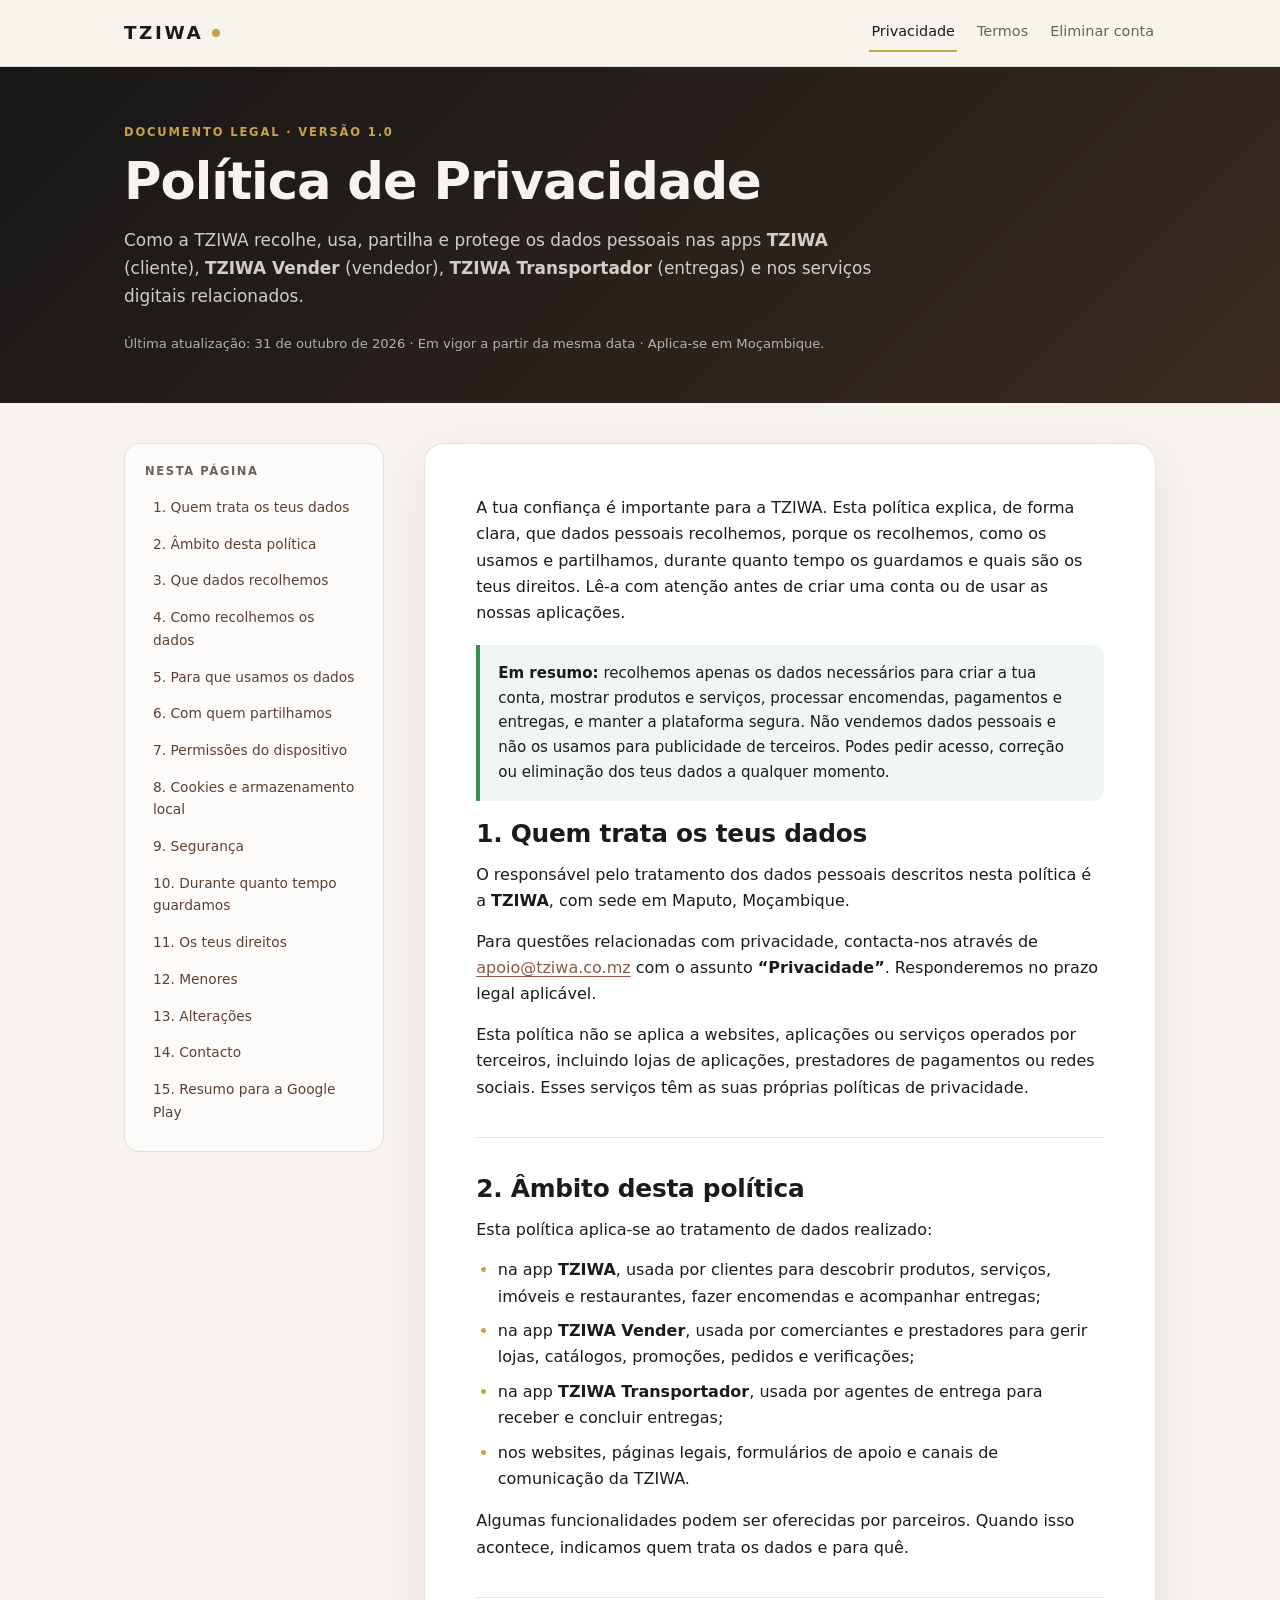
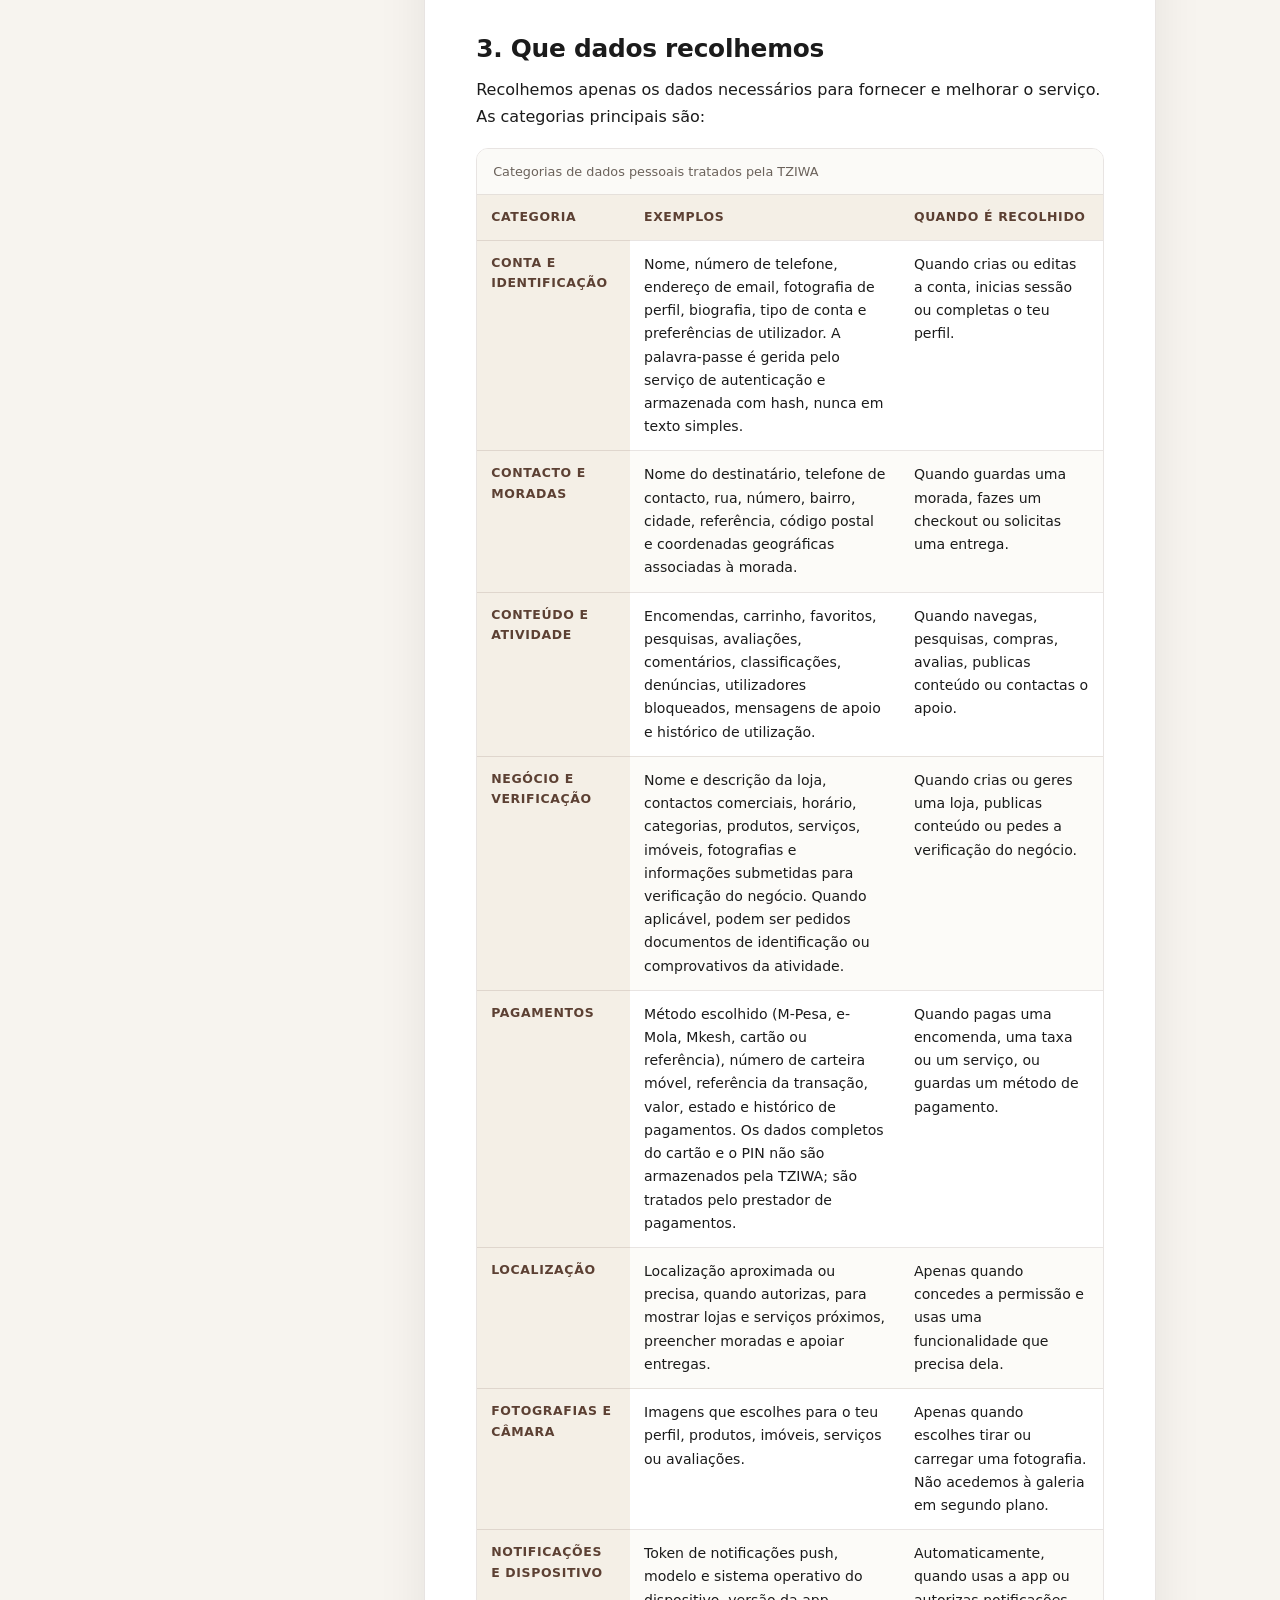
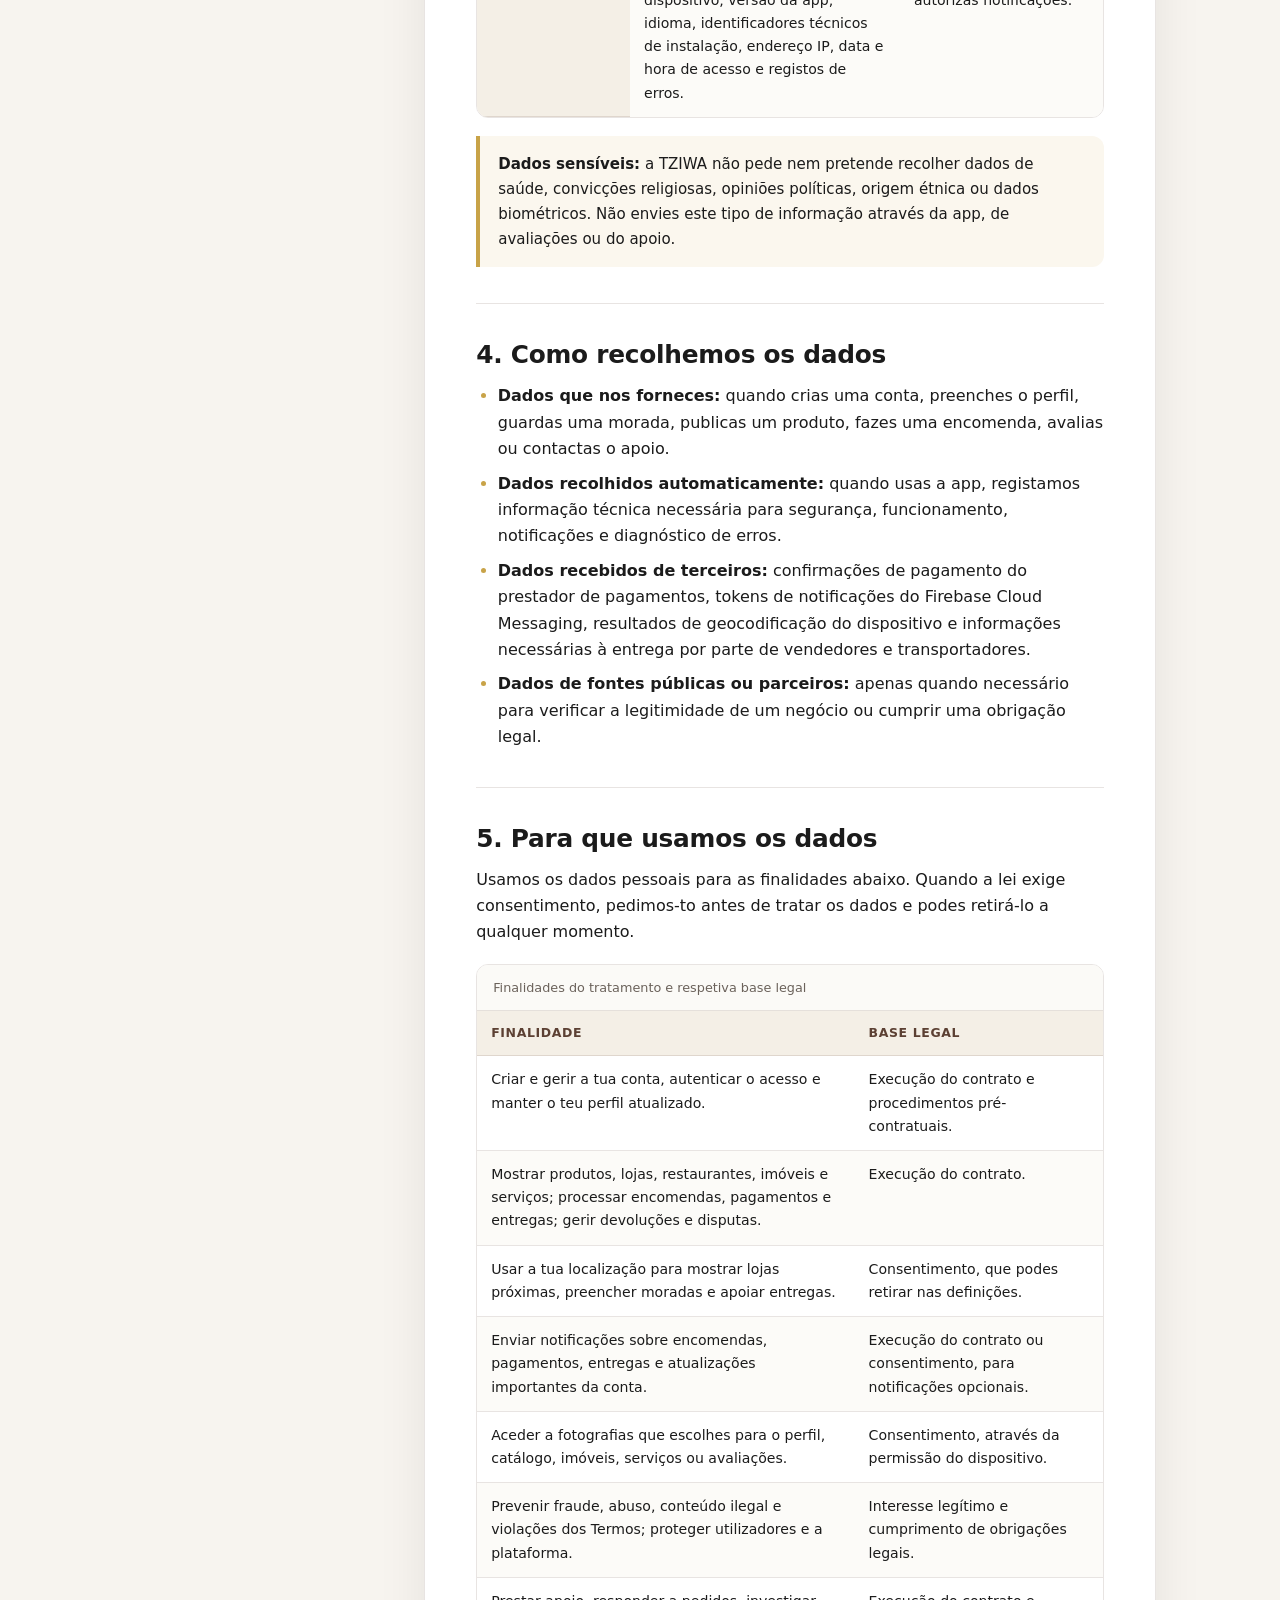
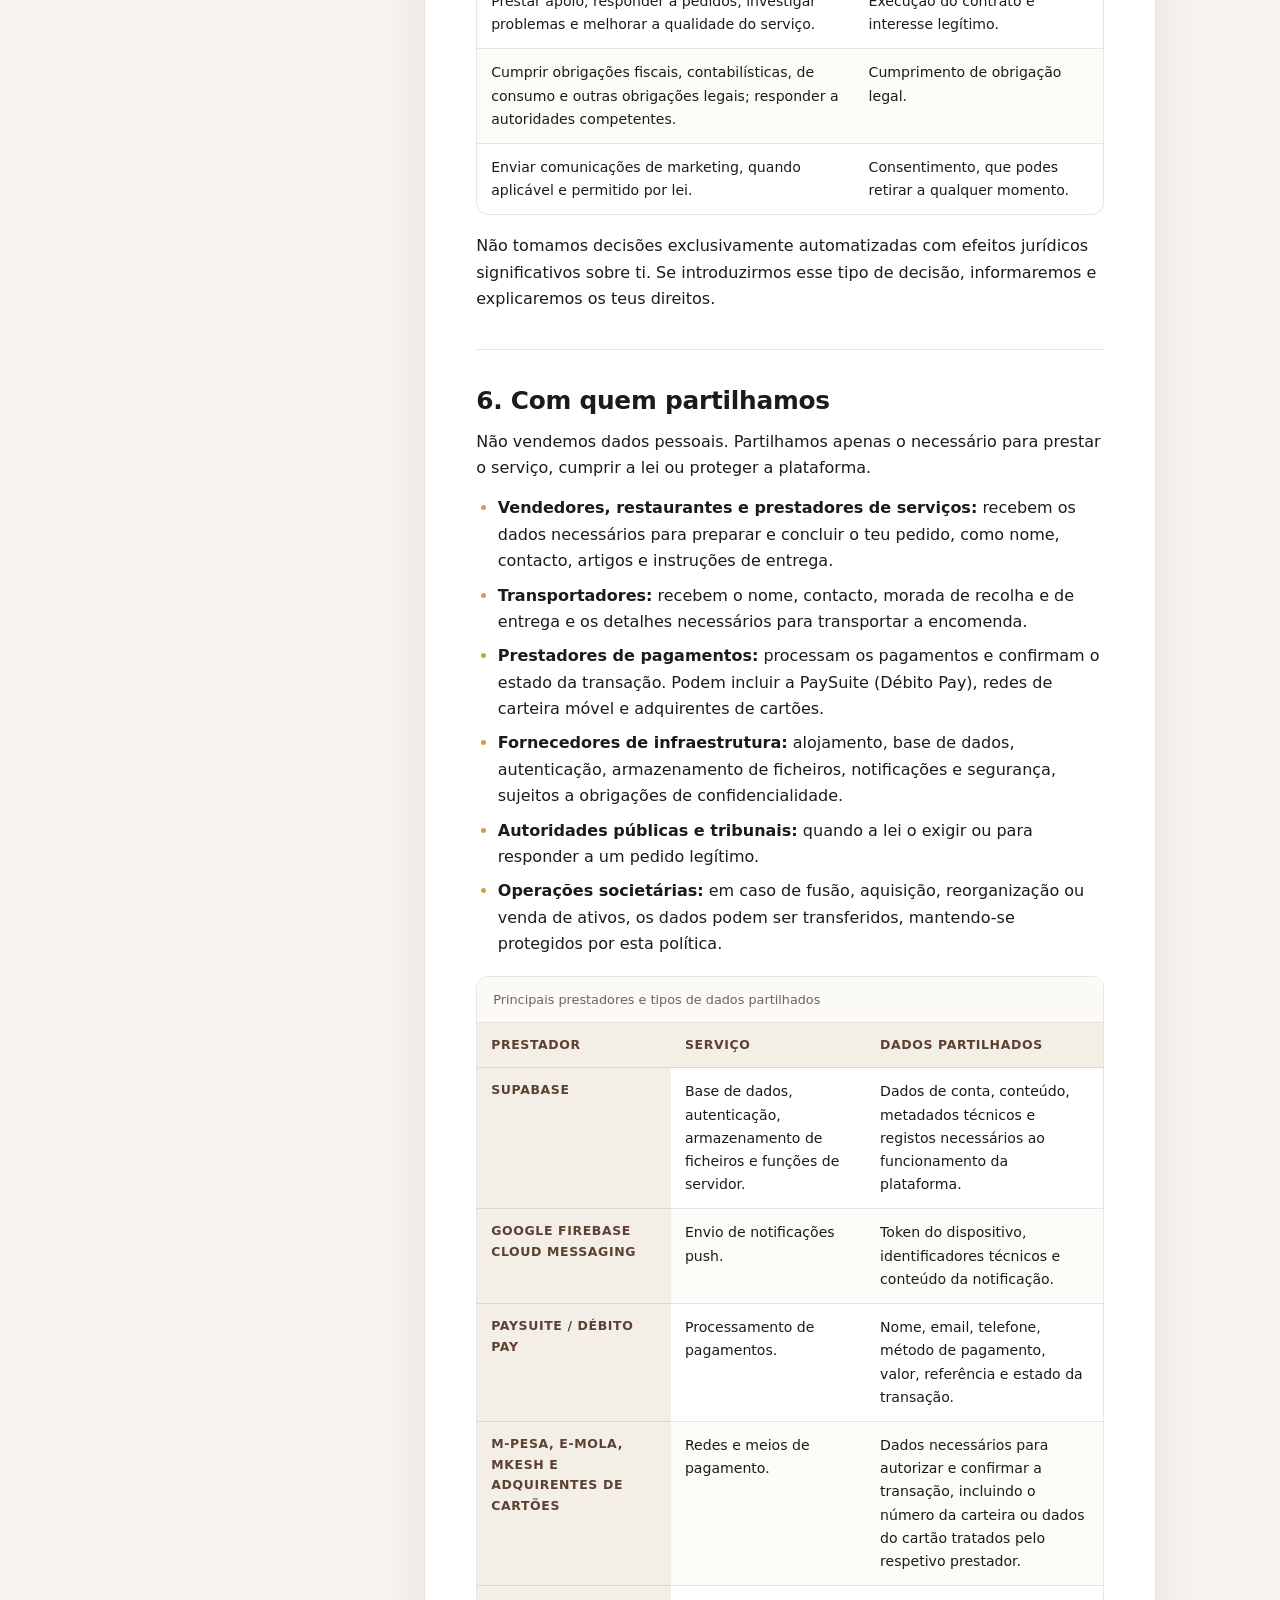
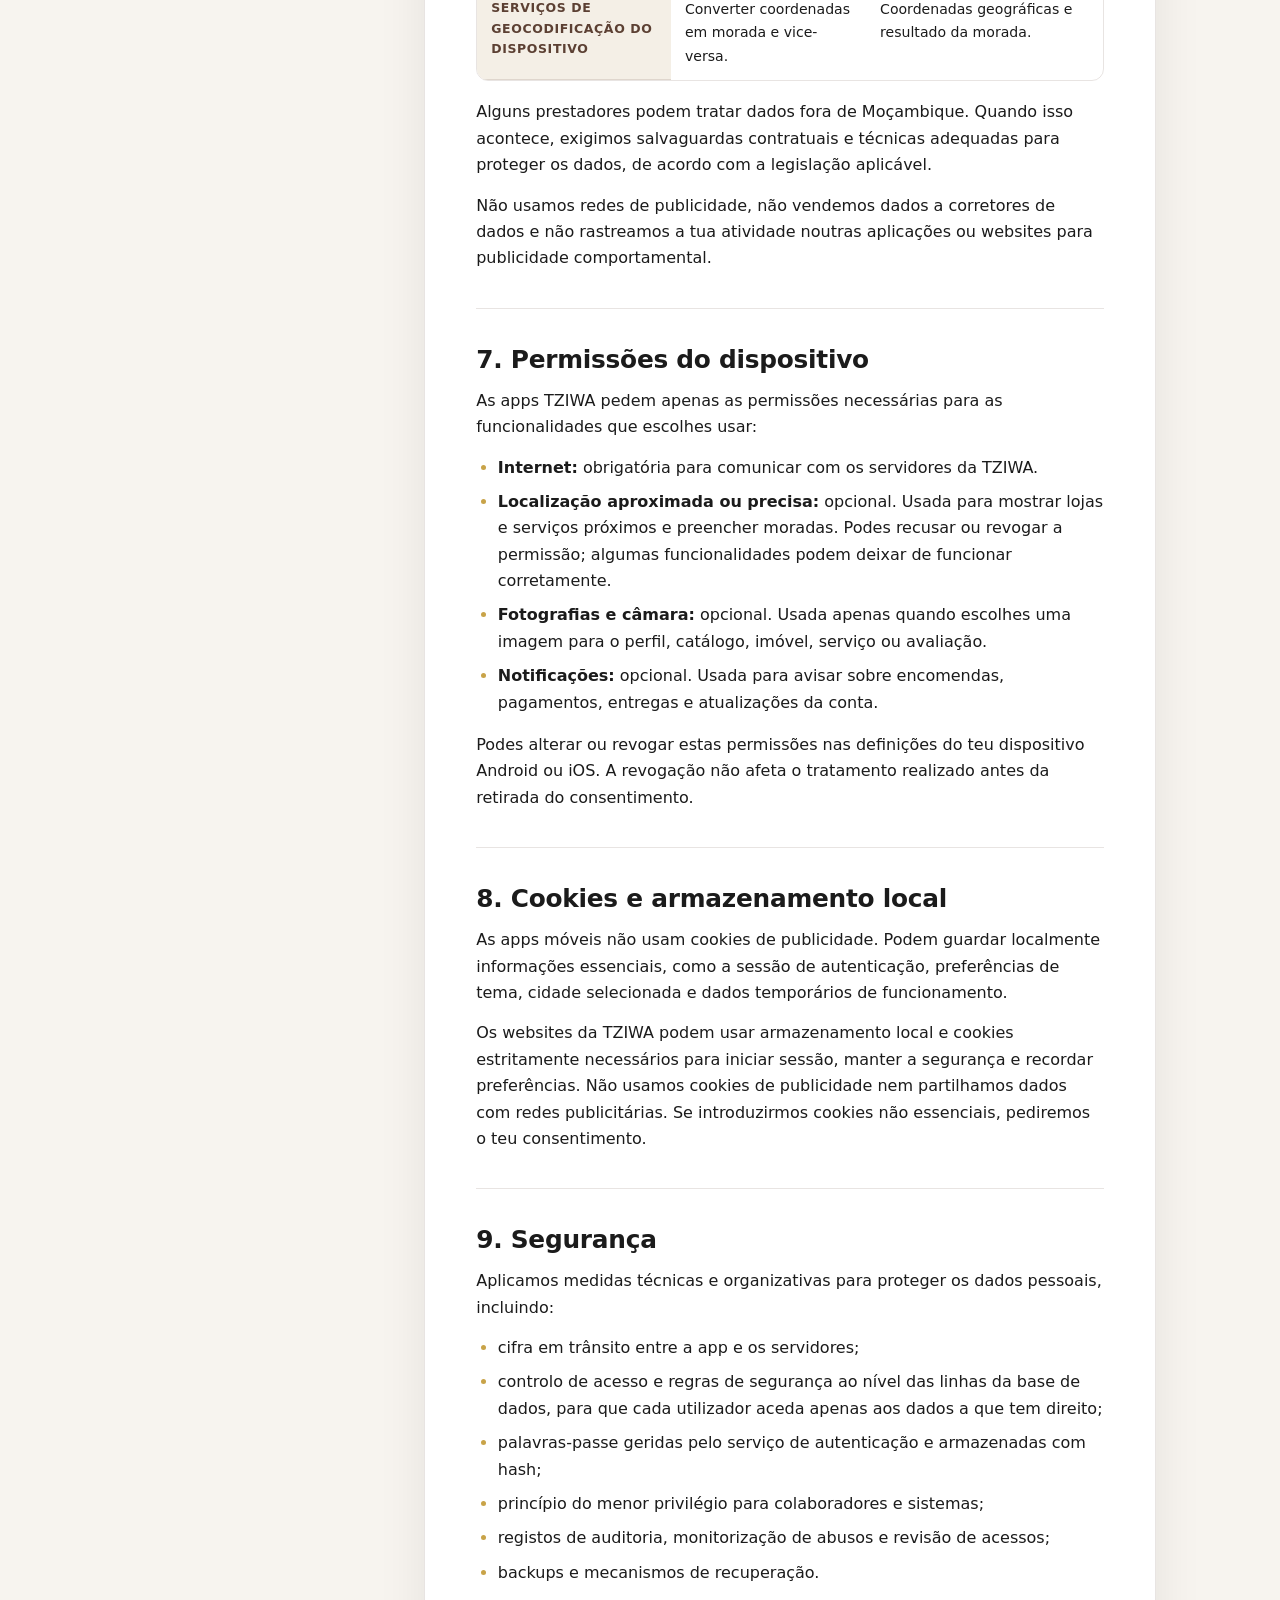
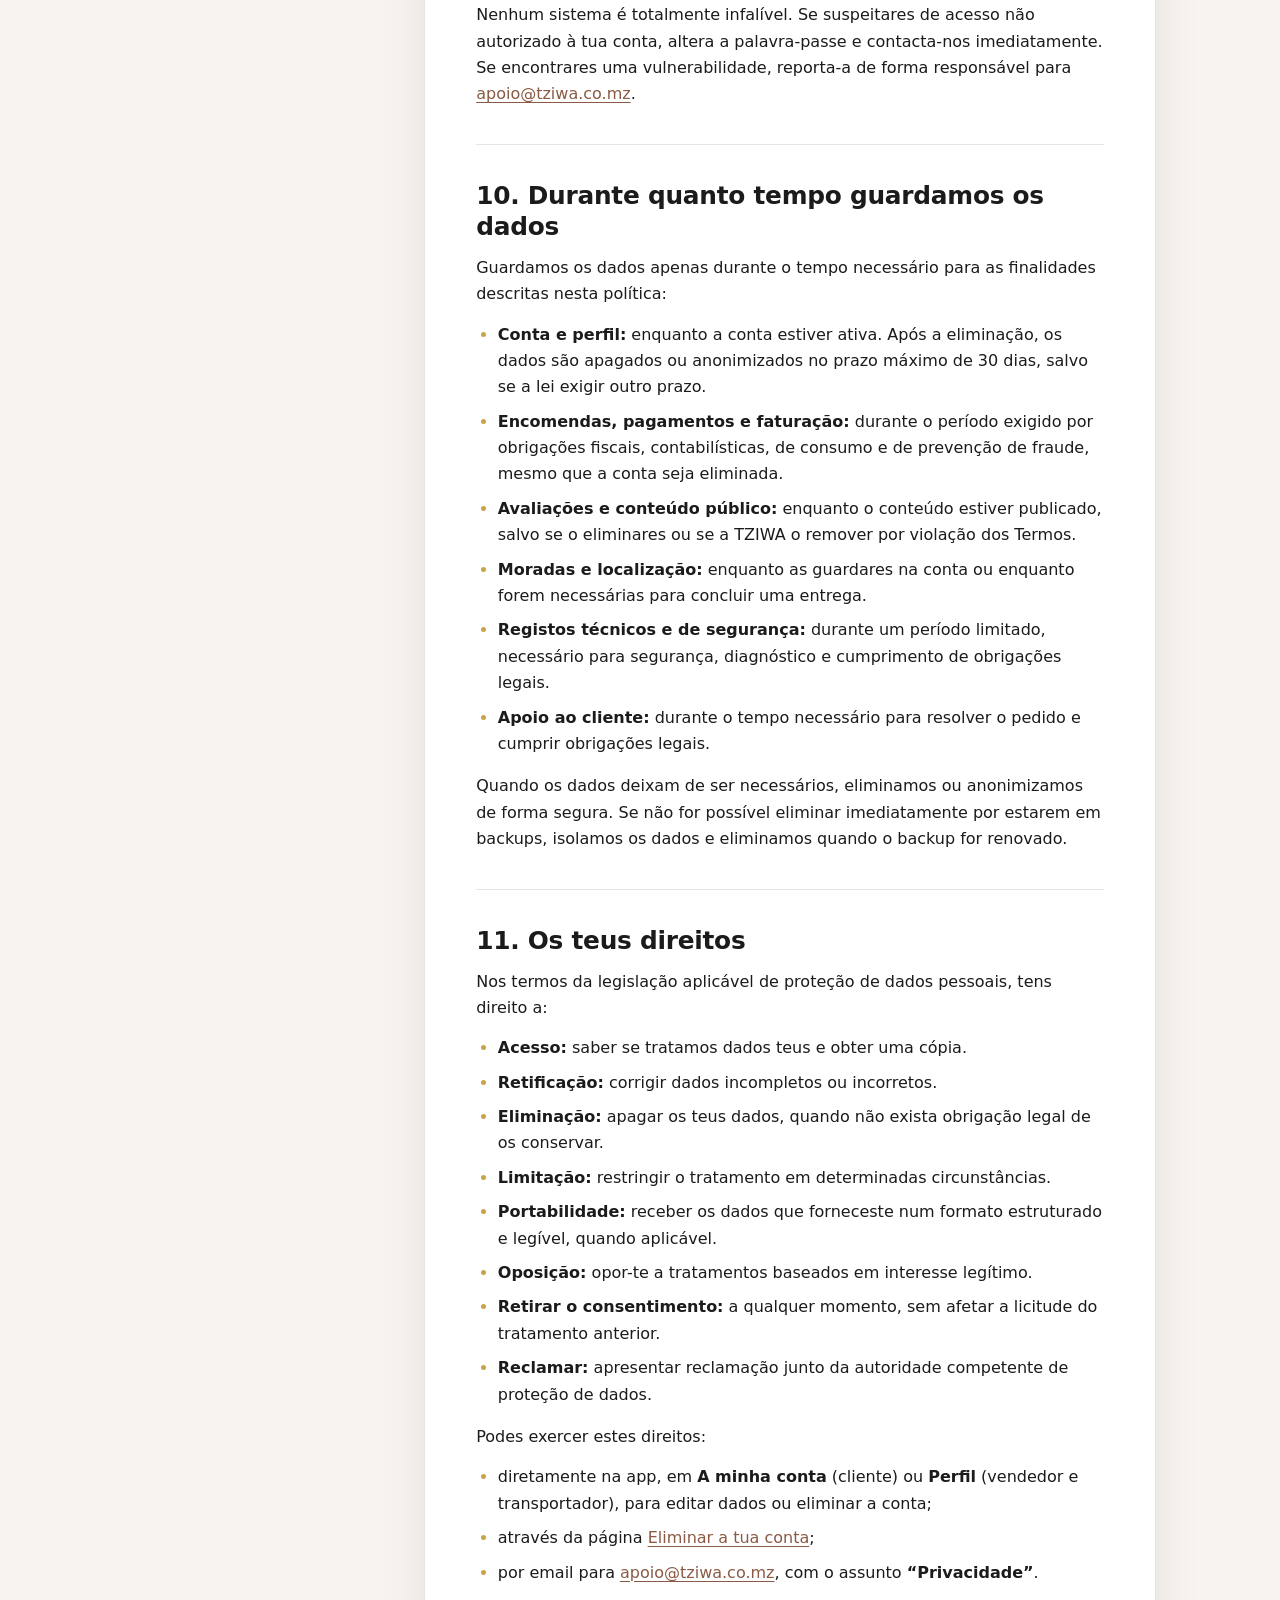
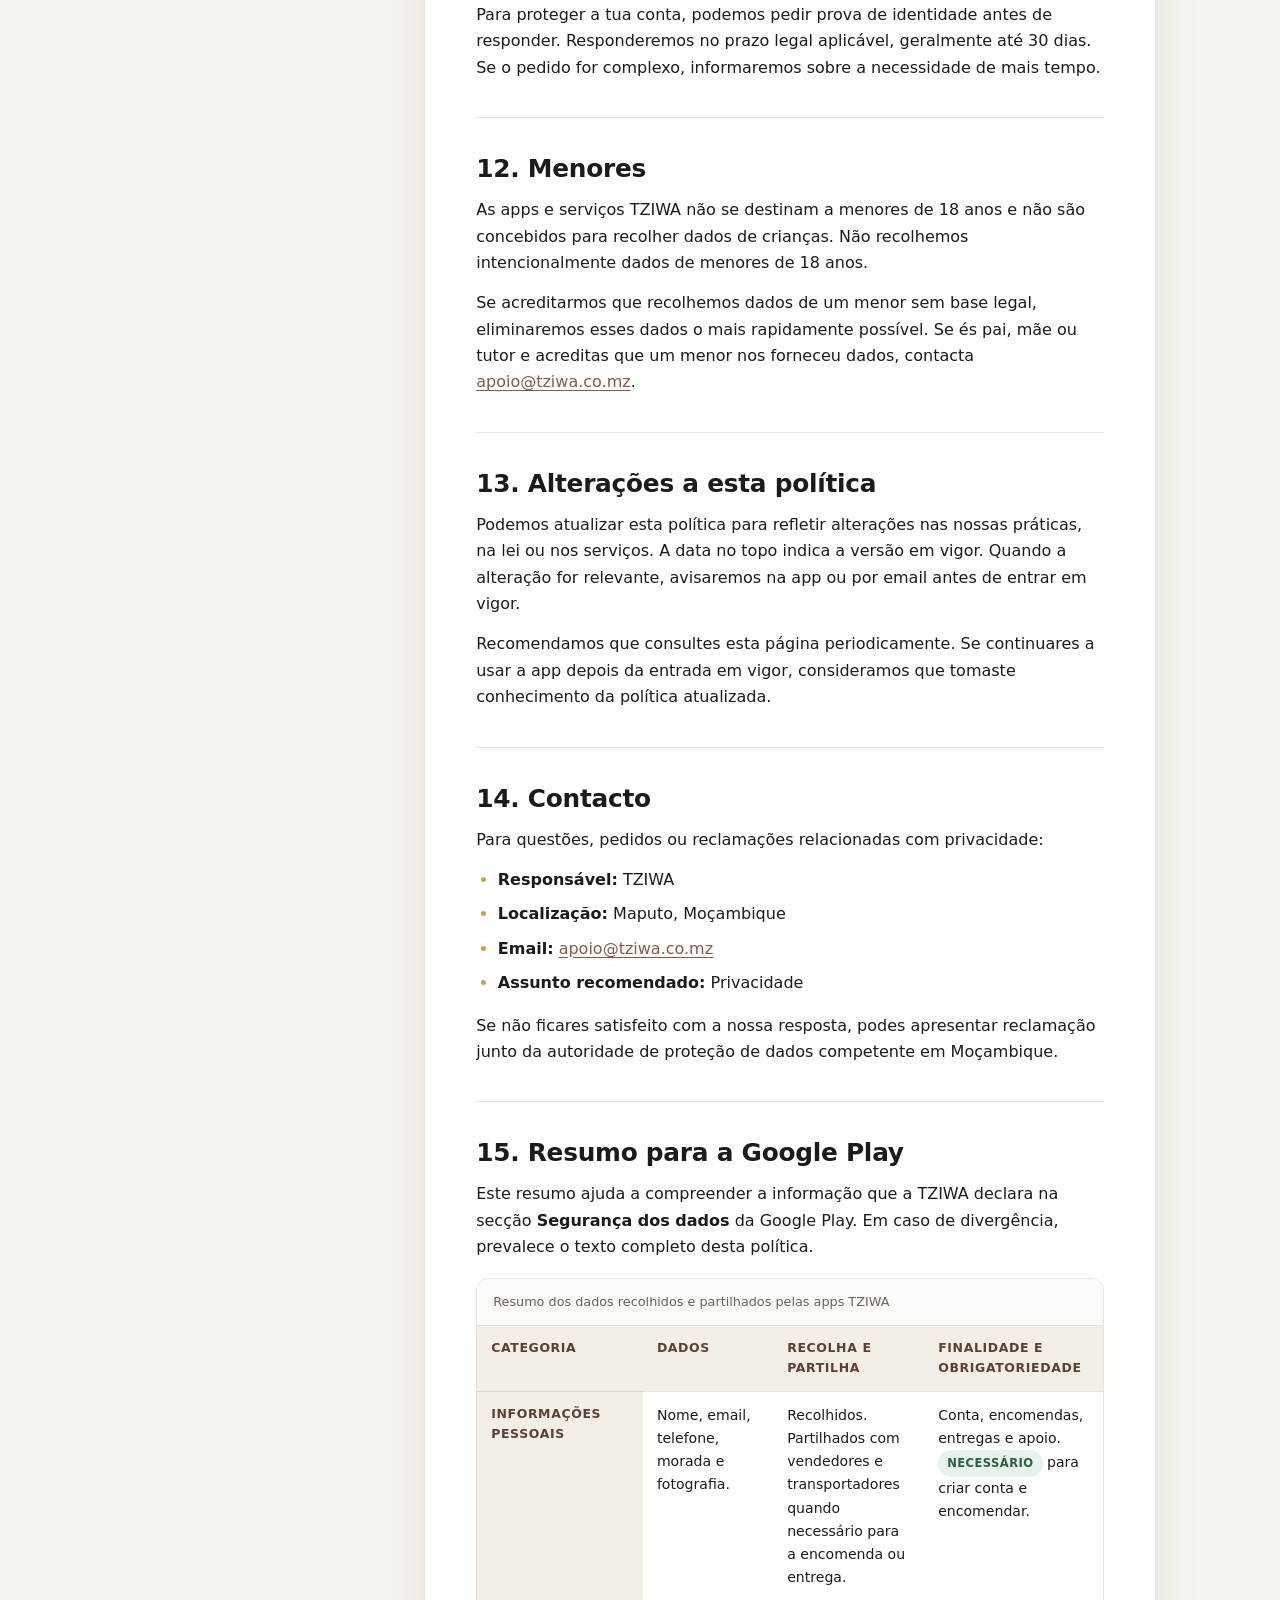
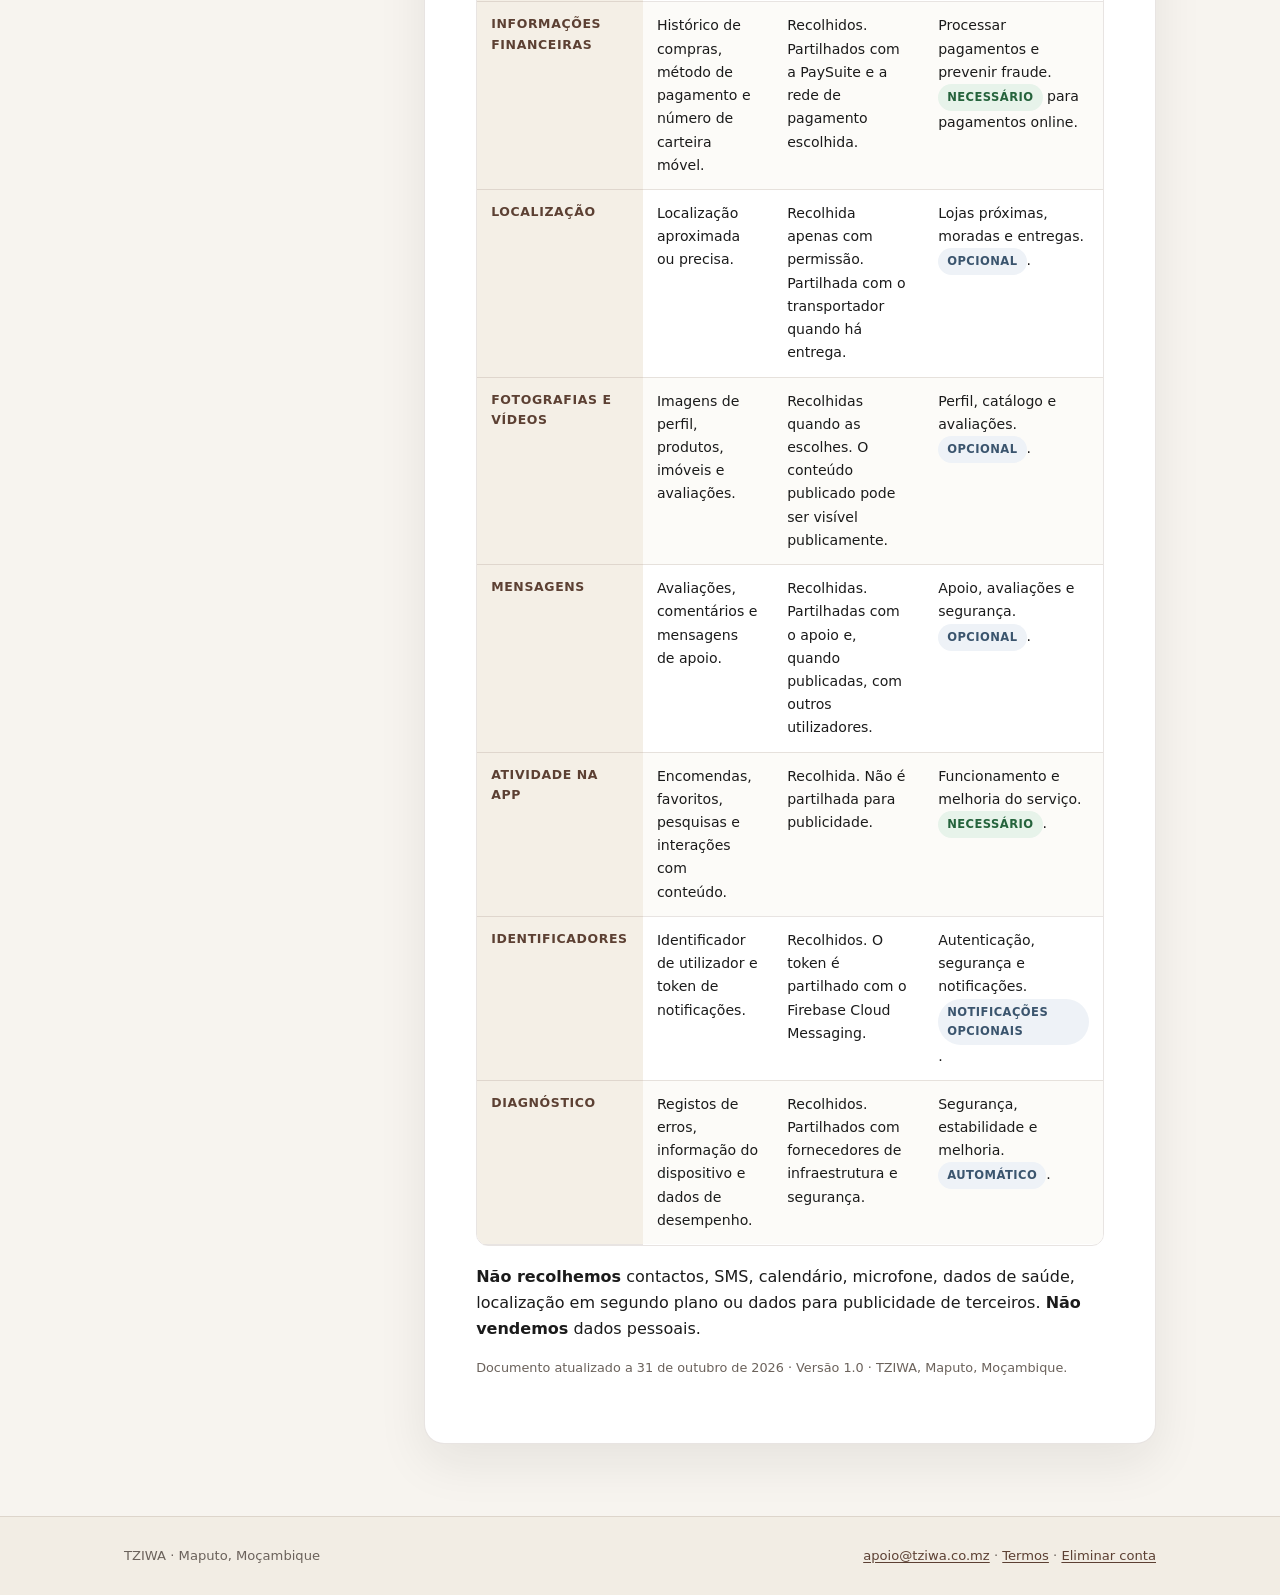
<file: index.html>
<!DOCTYPE html>
<html lang="pt-MZ">
  <head>
    <meta charset="utf-8">
    <meta name="viewport" content="width=device-width, initial-scale=1">
    <meta name="color-scheme" content="light">
    <meta name="referrer" content="no-referrer">
    <meta
      name="description"
      content="Política de Privacidade da TZIWA. Saiba que dados pessoais recolhemos, como os usamos, com quem os partilhamos e quais são os seus direitos nas apps TZIWA, TZIWA Vender e TZIWA Transportador.">
    <meta name="robots" content="index, follow">
    <title>Política de Privacidade | TZIWA</title>
    <link rel="stylesheet" href="styles.css">
  </head>
  <body>
    <a class="skip-link" href="#conteudo">Saltar para o conteúdo</a>

    <header class="site-header">
      <div class="header-inner">
        <a class="brand" href="./" aria-label="TZIWA — página inicial">TZIWA</a>
        <nav class="legal-nav" aria-label="Documentos legais">
          <a href="./" aria-current="page">Privacidade</a>
          <a href="termos.html">Termos</a>
          <a href="eliminar-conta.html">Eliminar conta</a>
        </nav>
      </div>
    </header>

    <div class="hero">
      <div class="hero-inner">
        <p class="eyebrow">Documento legal · Versão 1.0</p>
        <h1>Política de Privacidade</h1>
        <p class="lead">
          Como a TZIWA recolhe, usa, partilha e protege os dados pessoais nas
          apps <strong>TZIWA</strong> (cliente), <strong>TZIWA Vender</strong>
          (vendedor), <strong>TZIWA Transportador</strong> (entregas) e nos
          serviços digitais relacionados.
        </p>
        <p class="meta">
          Última atualização: 31 de outubro de 2026 · Em vigor a partir da mesma
          data · Aplica-se em Moçambique.
        </p>
      </div>
    </div>

    <div class="layout">
      <aside class="toc no-print" aria-label="Índice">
        <h2>Nesta página</h2>
        <ol>
          <li><a href="#responsavel">1. Quem trata os teus dados</a></li>
          <li><a href="#ambito">2. Âmbito desta política</a></li>
          <li><a href="#dados">3. Que dados recolhemos</a></li>
          <li><a href="#como">4. Como recolhemos os dados</a></li>
          <li><a href="#finalidades">5. Para que usamos os dados</a></li>
          <li><a href="#partilha">6. Com quem partilhamos</a></li>
          <li><a href="#permissoes">7. Permissões do dispositivo</a></li>
          <li><a href="#cookies">8. Cookies e armazenamento local</a></li>
          <li><a href="#seguranca">9. Segurança</a></li>
          <li><a href="#conservacao">10. Durante quanto tempo guardamos</a></li>
          <li><a href="#direitos">11. Os teus direitos</a></li>
          <li><a href="#menores">12. Menores</a></li>
          <li><a href="#alteracoes">13. Alterações</a></li>
          <li><a href="#contacto">14. Contacto</a></li>
          <li><a href="#play">15. Resumo para a Google Play</a></li>
        </ol>
      </aside>

      <main id="conteudo" class="content">
        <article class="policy-card">
          <p>
            A tua confiança é importante para a TZIWA. Esta política explica, de
            forma clara, que dados pessoais recolhemos, porque os recolhemos,
            como os usamos e partilhamos, durante quanto tempo os guardamos e
            quais são os teus direitos. Lê-a com atenção antes de criar uma
            conta ou de usar as nossas aplicações.
          </p>

          <div class="callout info">
            <p>
              <strong>Em resumo:</strong> recolhemos apenas os dados necessários
              para criar a tua conta, mostrar produtos e serviços, processar
              encomendas, pagamentos e entregas, e manter a plataforma segura.
              Não vendemos dados pessoais e não os usamos para publicidade de
              terceiros. Podes pedir acesso, correção ou eliminação dos teus
              dados a qualquer momento.
            </p>
          </div>

          <section id="responsavel">
            <h2>1. Quem trata os teus dados</h2>
            <p>
              O responsável pelo tratamento dos dados pessoais descritos nesta
              política é a <strong>TZIWA</strong>, com sede em Maputo,
              Moçambique.
            </p>
            <p>
              Para questões relacionadas com privacidade, contacta-nos através
              de
              <a href="mailto:apoio@tziwa.co.mz?subject=Privacidade">apoio@tziwa.co.mz</a>
              com o assunto <strong>“Privacidade”</strong>. Responderemos no
              prazo legal aplicável.
            </p>
            <p>
              Esta política não se aplica a websites, aplicações ou serviços
              operados por terceiros, incluindo lojas de aplicações, prestadores
              de pagamentos ou redes sociais. Esses serviços têm as suas próprias
              políticas de privacidade.
            </p>
          </section>

          <section id="ambito">
            <h2>2. Âmbito desta política</h2>
            <p>Esta política aplica-se ao tratamento de dados realizado:</p>
            <ul>
              <li>
                na app <strong>TZIWA</strong>, usada por clientes para descobrir
                produtos, serviços, imóveis e restaurantes, fazer encomendas e
                acompanhar entregas;
              </li>
              <li>
                na app <strong>TZIWA Vender</strong>, usada por comerciantes e
                prestadores para gerir lojas, catálogos, promoções, pedidos e
                verificações;
              </li>
              <li>
                na app <strong>TZIWA Transportador</strong>, usada por agentes de
                entrega para receber e concluir entregas;
              </li>
              <li>
                nos websites, páginas legais, formulários de apoio e canais de
                comunicação da TZIWA.
              </li>
            </ul>
            <p>
              Algumas funcionalidades podem ser oferecidas por parceiros. Quando
              isso acontece, indicamos quem trata os dados e para quê.
            </p>
          </section>

          <section id="dados">
            <h2>3. Que dados recolhemos</h2>
            <p>
              Recolhemos apenas os dados necessários para fornecer e melhorar o
              serviço. As categorias principais são:
            </p>

            <div class="table-wrap">
              <table>
                <caption>
                  Categorias de dados pessoais tratados pela TZIWA
                </caption>
                <thead>
                  <tr>
                    <th scope="col">Categoria</th>
                    <th scope="col">Exemplos</th>
                    <th scope="col">Quando é recolhido</th>
                  </tr>
                </thead>
                <tbody>
                  <tr>
                    <th scope="row">Conta e identificação</th>
                    <td>
                      Nome, número de telefone, endereço de email, fotografia de
                      perfil, biografia, tipo de conta e preferências de
                      utilizador. A palavra-passe é gerida pelo serviço de
                      autenticação e armazenada com hash, nunca em texto simples.
                    </td>
                    <td>
                      Quando crias ou editas a conta, inicias sessão ou completas
                      o teu perfil.
                    </td>
                  </tr>
                  <tr>
                    <th scope="row">Contacto e moradas</th>
                    <td>
                      Nome do destinatário, telefone de contacto, rua, número,
                      bairro, cidade, referência, código postal e coordenadas
                      geográficas associadas à morada.
                    </td>
                    <td>
                      Quando guardas uma morada, fazes um checkout ou solicitas
                      uma entrega.
                    </td>
                  </tr>
                  <tr>
                    <th scope="row">Conteúdo e atividade</th>
                    <td>
                      Encomendas, carrinho, favoritos, pesquisas, avaliações,
                      comentários, classificações, denúncias, utilizadores
                      bloqueados, mensagens de apoio e histórico de utilização.
                    </td>
                    <td>
                      Quando navegas, pesquisas, compras, avalias, publicas
                      conteúdo ou contactas o apoio.
                    </td>
                  </tr>
                  <tr>
                    <th scope="row">Negócio e verificação</th>
                    <td>
                      Nome e descrição da loja, contactos comerciais, horário,
                      categorias, produtos, serviços, imóveis, fotografias e
                      informações submetidas para verificação do negócio. Quando
                      aplicável, podem ser pedidos documentos de identificação
                      ou comprovativos da atividade.
                    </td>
                    <td>
                      Quando crias ou geres uma loja, publicas conteúdo ou pedes
                      a verificação do negócio.
                    </td>
                  </tr>
                  <tr>
                    <th scope="row">Pagamentos</th>
                    <td>
                      Método escolhido (M-Pesa, e-Mola, Mkesh, cartão ou
                      referência), número de carteira móvel, referência da
                      transação, valor, estado e histórico de pagamentos. Os
                      dados completos do cartão e o PIN não são armazenados pela
                      TZIWA; são tratados pelo prestador de pagamentos.
                    </td>
                    <td>
                      Quando pagas uma encomenda, uma taxa ou um serviço, ou
                      guardas um método de pagamento.
                    </td>
                  </tr>
                  <tr>
                    <th scope="row">Localização</th>
                    <td>
                      Localização aproximada ou precisa, quando autorizas, para
                      mostrar lojas e serviços próximos, preencher moradas e
                      apoiar entregas.
                    </td>
                    <td>
                      Apenas quando concedes a permissão e usas uma funcionalidade
                      que precisa dela.
                    </td>
                  </tr>
                  <tr>
                    <th scope="row">Fotografias e câmara</th>
                    <td>
                      Imagens que escolhes para o teu perfil, produtos, imóveis,
                      serviços ou avaliações.
                    </td>
                    <td>
                      Apenas quando escolhes tirar ou carregar uma fotografia.
                      Não acedemos à galeria em segundo plano.
                    </td>
                  </tr>
                  <tr>
                    <th scope="row">Notificações e dispositivo</th>
                    <td>
                      Token de notificações push, modelo e sistema operativo do
                      dispositivo, versão da app, idioma, identificadores
                      técnicos de instalação, endereço IP, data e hora de acesso
                      e registos de erros.
                    </td>
                    <td>
                      Automaticamente, quando usas a app ou autorizas
                      notificações.
                    </td>
                  </tr>
                </tbody>
              </table>
            </div>

            <div class="callout">
              <p>
                <strong>Dados sensíveis:</strong> a TZIWA não pede nem pretende
                recolher dados de saúde, convicções religiosas, opiniões
                políticas, origem étnica ou dados biométricos. Não envies este
                tipo de informação através da app, de avaliações ou do apoio.
              </p>
            </div>
          </section>

          <section id="como">
            <h2>4. Como recolhemos os dados</h2>
            <ul>
              <li>
                <strong>Dados que nos forneces:</strong> quando crias uma conta,
                preenches o perfil, guardas uma morada, publicas um produto,
                fazes uma encomenda, avalias ou contactas o apoio.
              </li>
              <li>
                <strong>Dados recolhidos automaticamente:</strong> quando usas a
                app, registamos informação técnica necessária para segurança,
                funcionamento, notificações e diagnóstico de erros.
              </li>
              <li>
                <strong>Dados recebidos de terceiros:</strong> confirmações de
                pagamento do prestador de pagamentos, tokens de notificações do
                Firebase Cloud Messaging, resultados de geocodificação do
                dispositivo e informações necessárias à entrega por parte de
                vendedores e transportadores.
              </li>
              <li>
                <strong>Dados de fontes públicas ou parceiros:</strong> apenas
                quando necessário para verificar a legitimidade de um negócio ou
                cumprir uma obrigação legal.
              </li>
            </ul>
          </section>

          <section id="finalidades">
            <h2>5. Para que usamos os dados</h2>
            <p>
              Usamos os dados pessoais para as finalidades abaixo. Quando a lei
              exige consentimento, pedimos-to antes de tratar os dados e podes
              retirá-lo a qualquer momento.
            </p>

            <div class="table-wrap">
              <table>
                <caption>
                  Finalidades do tratamento e respetiva base legal
                </caption>
                <thead>
                  <tr>
                    <th scope="col">Finalidade</th>
                    <th scope="col">Base legal</th>
                  </tr>
                </thead>
                <tbody>
                  <tr>
                    <td>
                      Criar e gerir a tua conta, autenticar o acesso e manter o
                      teu perfil atualizado.
                    </td>
                    <td>Execução do contrato e procedimentos pré-contratuais.</td>
                  </tr>
                  <tr>
                    <td>
                      Mostrar produtos, lojas, restaurantes, imóveis e serviços;
                      processar encomendas, pagamentos e entregas; gerir
                      devoluções e disputas.
                    </td>
                    <td>Execução do contrato.</td>
                  </tr>
                  <tr>
                    <td>
                      Usar a tua localização para mostrar lojas próximas,
                      preencher moradas e apoiar entregas.
                    </td>
                    <td>Consentimento, que podes retirar nas definições.</td>
                  </tr>
                  <tr>
                    <td>
                      Enviar notificações sobre encomendas, pagamentos, entregas
                      e atualizações importantes da conta.
                    </td>
                    <td>
                      Execução do contrato ou consentimento, para notificações
                      opcionais.
                    </td>
                  </tr>
                  <tr>
                    <td>
                      Aceder a fotografias que escolhes para o perfil, catálogo,
                      imóveis, serviços ou avaliações.
                    </td>
                    <td>Consentimento, através da permissão do dispositivo.</td>
                  </tr>
                  <tr>
                    <td>
                      Prevenir fraude, abuso, conteúdo ilegal e violações dos
                      Termos; proteger utilizadores e a plataforma.
                    </td>
                    <td>
                      Interesse legítimo e cumprimento de obrigações legais.
                    </td>
                  </tr>
                  <tr>
                    <td>
                      Prestar apoio, responder a pedidos, investigar problemas e
                      melhorar a qualidade do serviço.
                    </td>
                    <td>Execução do contrato e interesse legítimo.</td>
                  </tr>
                  <tr>
                    <td>
                      Cumprir obrigações fiscais, contabilísticas, de consumo e
                      outras obrigações legais; responder a autoridades
                      competentes.
                    </td>
                    <td>Cumprimento de obrigação legal.</td>
                  </tr>
                  <tr>
                    <td>
                      Enviar comunicações de marketing, quando aplicável e
                      permitido por lei.
                    </td>
                    <td>
                      Consentimento, que podes retirar a qualquer momento.
                    </td>
                  </tr>
                </tbody>
              </table>
            </div>

            <p>
              Não tomamos decisões exclusivamente automatizadas com efeitos
              jurídicos significativos sobre ti. Se introduzirmos esse tipo de
              decisão, informaremos e explicaremos os teus direitos.
            </p>
          </section>

          <section id="partilha">
            <h2>6. Com quem partilhamos</h2>
            <p>
              Não vendemos dados pessoais. Partilhamos apenas o necessário para
              prestar o serviço, cumprir a lei ou proteger a plataforma.
            </p>
            <ul>
              <li>
                <strong>Vendedores, restaurantes e prestadores de serviços:</strong>
                recebem os dados necessários para preparar e concluir o teu
                pedido, como nome, contacto, artigos e instruções de entrega.
              </li>
              <li>
                <strong>Transportadores:</strong> recebem o nome, contacto,
                morada de recolha e de entrega e os detalhes necessários para
                transportar a encomenda.
              </li>
              <li>
                <strong>Prestadores de pagamentos:</strong> processam os
                pagamentos e confirmam o estado da transação. Podem incluir a
                PaySuite (Débito Pay), redes de carteira móvel e adquirentes de
                cartões.
              </li>
              <li>
                <strong>Fornecedores de infraestrutura:</strong> alojamento,
                base de dados, autenticação, armazenamento de ficheiros,
                notificações e segurança, sujeitos a obrigações de
                confidencialidade.
              </li>
              <li>
                <strong>Autoridades públicas e tribunais:</strong> quando a lei
                o exigir ou para responder a um pedido legítimo.
              </li>
              <li>
                <strong>Operações societárias:</strong> em caso de fusão,
                aquisição, reorganização ou venda de ativos, os dados podem ser
                transferidos, mantendo-se protegidos por esta política.
              </li>
            </ul>

            <div class="table-wrap">
              <table>
                <caption>
                  Principais prestadores e tipos de dados partilhados
                </caption>
                <thead>
                  <tr>
                    <th scope="col">Prestador</th>
                    <th scope="col">Serviço</th>
                    <th scope="col">Dados partilhados</th>
                  </tr>
                </thead>
                <tbody>
                  <tr>
                    <th scope="row">Supabase</th>
                    <td>
                      Base de dados, autenticação, armazenamento de ficheiros e
                      funções de servidor.
                    </td>
                    <td>
                      Dados de conta, conteúdo, metadados técnicos e registos
                      necessários ao funcionamento da plataforma.
                    </td>
                  </tr>
                  <tr>
                    <th scope="row">Google Firebase Cloud Messaging</th>
                    <td>Envio de notificações push.</td>
                    <td>
                      Token do dispositivo, identificadores técnicos e conteúdo
                      da notificação.
                    </td>
                  </tr>
                  <tr>
                    <th scope="row">PaySuite / Débito Pay</th>
                    <td>Processamento de pagamentos.</td>
                    <td>
                      Nome, email, telefone, método de pagamento, valor,
                      referência e estado da transação.
                    </td>
                  </tr>
                  <tr>
                    <th scope="row">
                      M-Pesa, e-Mola, Mkesh e adquirentes de cartões
                    </th>
                    <td>Redes e meios de pagamento.</td>
                    <td>
                      Dados necessários para autorizar e confirmar a transação,
                      incluindo o número da carteira ou dados do cartão tratados
                      pelo respetivo prestador.
                    </td>
                  </tr>
                  <tr>
                    <th scope="row">Serviços de geocodificação do dispositivo</th>
                    <td>Converter coordenadas em morada e vice-versa.</td>
                    <td>Coordenadas geográficas e resultado da morada.</td>
                  </tr>
                </tbody>
              </table>
            </div>

            <p>
              Alguns prestadores podem tratar dados fora de Moçambique. Quando
              isso acontece, exigimos salvaguardas contratuais e técnicas
              adequadas para proteger os dados, de acordo com a legislação
              aplicável.
            </p>
            <p>
              Não usamos redes de publicidade, não vendemos dados a corretores de
              dados e não rastreamos a tua atividade noutras aplicações ou
              websites para publicidade comportamental.
            </p>
          </section>

          <section id="permissoes">
            <h2>7. Permissões do dispositivo</h2>
            <p>
              As apps TZIWA pedem apenas as permissões necessárias para as
              funcionalidades que escolhes usar:
            </p>
            <ul>
              <li>
                <strong>Internet:</strong> obrigatória para comunicar com os
                servidores da TZIWA.
              </li>
              <li>
                <strong>Localização aproximada ou precisa:</strong> opcional.
                Usada para mostrar lojas e serviços próximos e preencher
                moradas. Podes recusar ou revogar a permissão; algumas
                funcionalidades podem deixar de funcionar corretamente.
              </li>
              <li>
                <strong>Fotografias e câmara:</strong> opcional. Usada apenas
                quando escolhes uma imagem para o perfil, catálogo, imóvel,
                serviço ou avaliação.
              </li>
              <li>
                <strong>Notificações:</strong> opcional. Usada para avisar sobre
                encomendas, pagamentos, entregas e atualizações da conta.
              </li>
            </ul>
            <p>
              Podes alterar ou revogar estas permissões nas definições do teu
              dispositivo Android ou iOS. A revogação não afeta o tratamento
              realizado antes da retirada do consentimento.
            </p>
          </section>

          <section id="cookies">
            <h2>8. Cookies e armazenamento local</h2>
            <p>
              As apps móveis não usam cookies de publicidade. Podem guardar
              localmente informações essenciais, como a sessão de autenticação,
              preferências de tema, cidade selecionada e dados temporários de
              funcionamento.
            </p>
            <p>
              Os websites da TZIWA podem usar armazenamento local e cookies
              estritamente necessários para iniciar sessão, manter a segurança e
              recordar preferências. Não usamos cookies de publicidade nem
              partilhamos dados com redes publicitárias. Se introduzirmos cookies
              não essenciais, pediremos o teu consentimento.
            </p>
          </section>

          <section id="seguranca">
            <h2>9. Segurança</h2>
            <p>
              Aplicamos medidas técnicas e organizativas para proteger os dados
              pessoais, incluindo:
            </p>
            <ul>
              <li>cifra em trânsito entre a app e os servidores;</li>
              <li>
                controlo de acesso e regras de segurança ao nível das linhas da
                base de dados, para que cada utilizador aceda apenas aos dados a
                que tem direito;
              </li>
              <li>
                palavras-passe geridas pelo serviço de autenticação e
                armazenadas com hash;
              </li>
              <li>
                princípio do menor privilégio para colaboradores e sistemas;
              </li>
              <li>
                registos de auditoria, monitorização de abusos e revisão de
                acessos;
              </li>
              <li>backups e mecanismos de recuperação.</li>
            </ul>
            <p>
              Nenhum sistema é totalmente infalível. Se suspeitares de acesso não
              autorizado à tua conta, altera a palavra-passe e contacta-nos
              imediatamente. Se encontrares uma vulnerabilidade, reporta-a de
              forma responsável para
              <a href="mailto:apoio@tziwa.co.mz?subject=Segurança">apoio@tziwa.co.mz</a>.
            </p>
          </section>

          <section id="conservacao">
            <h2>10. Durante quanto tempo guardamos os dados</h2>
            <p>
              Guardamos os dados apenas durante o tempo necessário para as
              finalidades descritas nesta política:
            </p>
            <ul>
              <li>
                <strong>Conta e perfil:</strong> enquanto a conta estiver ativa.
                Após a eliminação, os dados são apagados ou anonimizados no prazo
                máximo de 30 dias, salvo se a lei exigir outro prazo.
              </li>
              <li>
                <strong>Encomendas, pagamentos e faturação:</strong> durante o
                período exigido por obrigações fiscais, contabilísticas, de
                consumo e de prevenção de fraude, mesmo que a conta seja
                eliminada.
              </li>
              <li>
                <strong>Avaliações e conteúdo público:</strong> enquanto o
                conteúdo estiver publicado, salvo se o eliminares ou se a TZIWA o
                remover por violação dos Termos.
              </li>
              <li>
                <strong>Moradas e localização:</strong> enquanto as guardares na
                conta ou enquanto forem necessárias para concluir uma entrega.
              </li>
              <li>
                <strong>Registos técnicos e de segurança:</strong> durante um
                período limitado, necessário para segurança, diagnóstico e
                cumprimento de obrigações legais.
              </li>
              <li>
                <strong>Apoio ao cliente:</strong> durante o tempo necessário
                para resolver o pedido e cumprir obrigações legais.
              </li>
            </ul>
            <p>
              Quando os dados deixam de ser necessários, eliminamos ou
              anonimizamos de forma segura. Se não for possível eliminar
              imediatamente por estarem em backups, isolamos os dados e
              eliminamos quando o backup for renovado.
            </p>
          </section>

          <section id="direitos">
            <h2>11. Os teus direitos</h2>
            <p>
              Nos termos da legislação aplicável de proteção de dados pessoais,
              tens direito a:
            </p>
            <ul>
              <li>
                <strong>Acesso:</strong> saber se tratamos dados teus e obter uma
                cópia.
              </li>
              <li>
                <strong>Retificação:</strong> corrigir dados incompletos ou
                incorretos.
              </li>
              <li>
                <strong>Eliminação:</strong> apagar os teus dados, quando não
                exista obrigação legal de os conservar.
              </li>
              <li>
                <strong>Limitação:</strong> restringir o tratamento em
                determinadas circunstâncias.
              </li>
              <li>
                <strong>Portabilidade:</strong> receber os dados que forneceste
                num formato estruturado e legível, quando aplicável.
              </li>
              <li>
                <strong>Oposição:</strong> opor-te a tratamentos baseados em
                interesse legítimo.
              </li>
              <li>
                <strong>Retirar o consentimento:</strong> a qualquer momento,
                sem afetar a licitude do tratamento anterior.
              </li>
              <li>
                <strong>Reclamar:</strong> apresentar reclamação junto da
                autoridade competente de proteção de dados.
              </li>
            </ul>
            <p>Podes exercer estes direitos:</p>
            <ul>
              <li>
                diretamente na app, em <strong>A minha conta</strong> (cliente)
                ou <strong>Perfil</strong> (vendedor e transportador), para
                editar dados ou eliminar a conta;
              </li>
              <li>
                através da página
                <a href="eliminar-conta.html">Eliminar a tua conta</a>;
              </li>
              <li>
                por email para
                <a href="mailto:apoio@tziwa.co.mz?subject=Privacidade">apoio@tziwa.co.mz</a>,
                com o assunto <strong>“Privacidade”</strong>.
              </li>
            </ul>
            <p>
              Para proteger a tua conta, podemos pedir prova de identidade antes
              de responder. Responderemos no prazo legal aplicável, geralmente
              até 30 dias. Se o pedido for complexo, informaremos sobre a
              necessidade de mais tempo.
            </p>
          </section>

          <section id="menores">
            <h2>12. Menores</h2>
            <p>
              As apps e serviços TZIWA não se destinam a menores de 18 anos e não
              são concebidos para recolher dados de crianças. Não recolhemos
              intencionalmente dados de menores de 18 anos.
            </p>
            <p>
              Se acreditarmos que recolhemos dados de um menor sem base legal,
              eliminaremos esses dados o mais rapidamente possível. Se és pai,
              mãe ou tutor e acreditas que um menor nos forneceu dados, contacta
              <a href="mailto:apoio@tziwa.co.mz?subject=Privacidade">apoio@tziwa.co.mz</a>.
            </p>
          </section>

          <section id="alteracoes">
            <h2>13. Alterações a esta política</h2>
            <p>
              Podemos atualizar esta política para refletir alterações nas nossas
              práticas, na lei ou nos serviços. A data no topo indica a versão em
              vigor. Quando a alteração for relevante, avisaremos na app ou por
              email antes de entrar em vigor.
            </p>
            <p>
              Recomendamos que consultes esta página periodicamente. Se
              continuares a usar a app depois da entrada em vigor, consideramos
              que tomaste conhecimento da política atualizada.
            </p>
          </section>

          <section id="contacto">
            <h2>14. Contacto</h2>
            <p>
              Para questões, pedidos ou reclamações relacionadas com privacidade:
            </p>
            <ul>
              <li><strong>Responsável:</strong> TZIWA</li>
              <li><strong>Localização:</strong> Maputo, Moçambique</li>
              <li>
                <strong>Email:</strong>
                <a href="mailto:apoio@tziwa.co.mz?subject=Privacidade">apoio@tziwa.co.mz</a>
              </li>
              <li><strong>Assunto recomendado:</strong> Privacidade</li>
            </ul>
            <p>
              Se não ficares satisfeito com a nossa resposta, podes apresentar
              reclamação junto da autoridade de proteção de dados competente em
              Moçambique.
            </p>
          </section>

          <section id="play">
            <h2>15. Resumo para a Google Play</h2>
            <p>
              Este resumo ajuda a compreender a informação que a TZIWA declara na
              secção <strong>Segurança dos dados</strong> da Google Play. Em caso
              de divergência, prevalece o texto completo desta política.
            </p>

            <div class="table-wrap">
              <table>
                <caption>
                  Resumo dos dados recolhidos e partilhados pelas apps TZIWA
                </caption>
                <thead>
                  <tr>
                    <th scope="col">Categoria</th>
                    <th scope="col">Dados</th>
                    <th scope="col">Recolha e partilha</th>
                    <th scope="col">Finalidade e obrigatoriedade</th>
                  </tr>
                </thead>
                <tbody>
                  <tr>
                    <th scope="row">Informações pessoais</th>
                    <td>Nome, email, telefone, morada e fotografia.</td>
                    <td>
                      Recolhidos. Partilhados com vendedores e transportadores
                      quando necessário para a encomenda ou entrega.
                    </td>
                    <td>
                      Conta, encomendas, entregas e apoio.
                      <span class="badge required">Necessário</span> para criar
                      conta e encomendar.
                    </td>
                  </tr>
                  <tr>
                    <th scope="row">Informações financeiras</th>
                    <td>
                      Histórico de compras, método de pagamento e número de
                      carteira móvel.
                    </td>
                    <td>
                      Recolhidos. Partilhados com a PaySuite e a rede de pagamento
                      escolhida.
                    </td>
                    <td>
                      Processar pagamentos e prevenir fraude.
                      <span class="badge required">Necessário</span> para
                      pagamentos online.
                    </td>
                  </tr>
                  <tr>
                    <th scope="row">Localização</th>
                    <td>Localização aproximada ou precisa.</td>
                    <td>
                      Recolhida apenas com permissão. Partilhada com o
                      transportador quando há entrega.
                    </td>
                    <td>
                      Lojas próximas, moradas e entregas.
                      <span class="badge optional">Opcional</span>.
                    </td>
                  </tr>
                  <tr>
                    <th scope="row">Fotografias e vídeos</th>
                    <td>Imagens de perfil, produtos, imóveis e avaliações.</td>
                    <td>
                      Recolhidas quando as escolhes. O conteúdo publicado pode
                      ser visível publicamente.
                    </td>
                    <td>
                      Perfil, catálogo e avaliações.
                      <span class="badge optional">Opcional</span>.
                    </td>
                  </tr>
                  <tr>
                    <th scope="row">Mensagens</th>
                    <td>Avaliações, comentários e mensagens de apoio.</td>
                    <td>
                      Recolhidas. Partilhadas com o apoio e, quando publicadas,
                      com outros utilizadores.
                    </td>
                    <td>
                      Apoio, avaliações e segurança.
                      <span class="badge optional">Opcional</span>.
                    </td>
                  </tr>
                  <tr>
                    <th scope="row">Atividade na app</th>
                    <td>
                      Encomendas, favoritos, pesquisas e interações com conteúdo.
                    </td>
                    <td>Recolhida. Não é partilhada para publicidade.</td>
                    <td>
                      Funcionamento e melhoria do serviço.
                      <span class="badge required">Necessário</span>.
                    </td>
                  </tr>
                  <tr>
                    <th scope="row">Identificadores</th>
                    <td>
                      Identificador de utilizador e token de notificações.
                    </td>
                    <td>
                      Recolhidos. O token é partilhado com o Firebase Cloud
                      Messaging.
                    </td>
                    <td>
                      Autenticação, segurança e notificações.
                      <span class="badge optional">Notificações opcionais</span>.
                    </td>
                  </tr>
                  <tr>
                    <th scope="row">Diagnóstico</th>
                    <td>
                      Registos de erros, informação do dispositivo e dados de
                      desempenho.
                    </td>
                    <td>
                      Recolhidos. Partilhados com fornecedores de infraestrutura
                      e segurança.
                    </td>
                    <td>
                      Segurança, estabilidade e melhoria.
                      <span class="badge optional">Automático</span>.
                    </td>
                  </tr>
                </tbody>
              </table>
            </div>

            <p>
              <strong>Não recolhemos</strong> contactos, SMS, calendário,
              microfone, dados de saúde, localização em segundo plano ou dados
              para publicidade de terceiros. <strong>Não vendemos</strong> dados
              pessoais.
            </p>
          </section>

          <p class="updated">
            Documento atualizado a 31 de outubro de 2026 · Versão 1.0 · TZIWA,
            Maputo, Moçambique.
          </p>
        </article>
      </main>
    </div>

    <footer class="footer">
      <div class="footer-inner">
        <span>TZIWA · Maputo, Moçambique</span>
        <span>
          <a href="mailto:apoio@tziwa.co.mz">apoio@tziwa.co.mz</a> ·
          <a href="termos.html">Termos</a> ·
          <a href="eliminar-conta.html">Eliminar conta</a>
        </span>
      </div>
    </footer>
  </body>
</html>
</file>
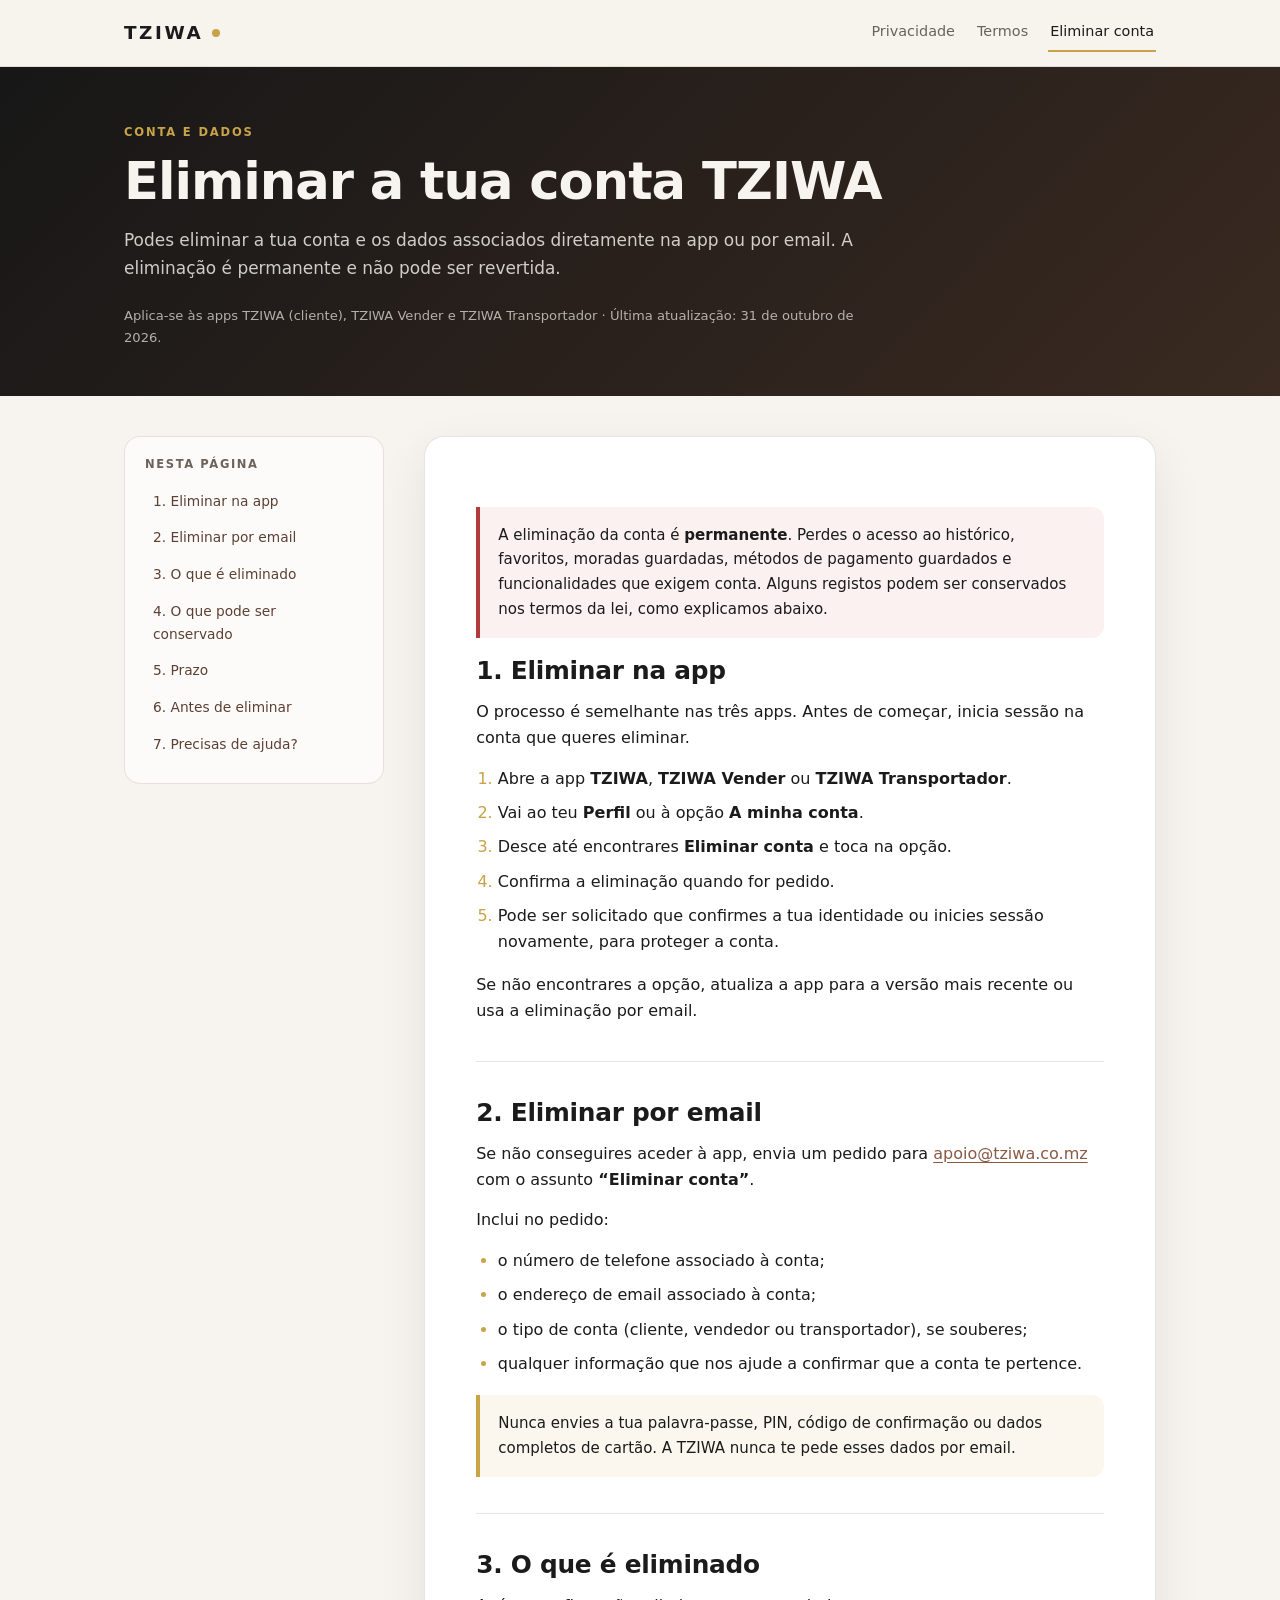
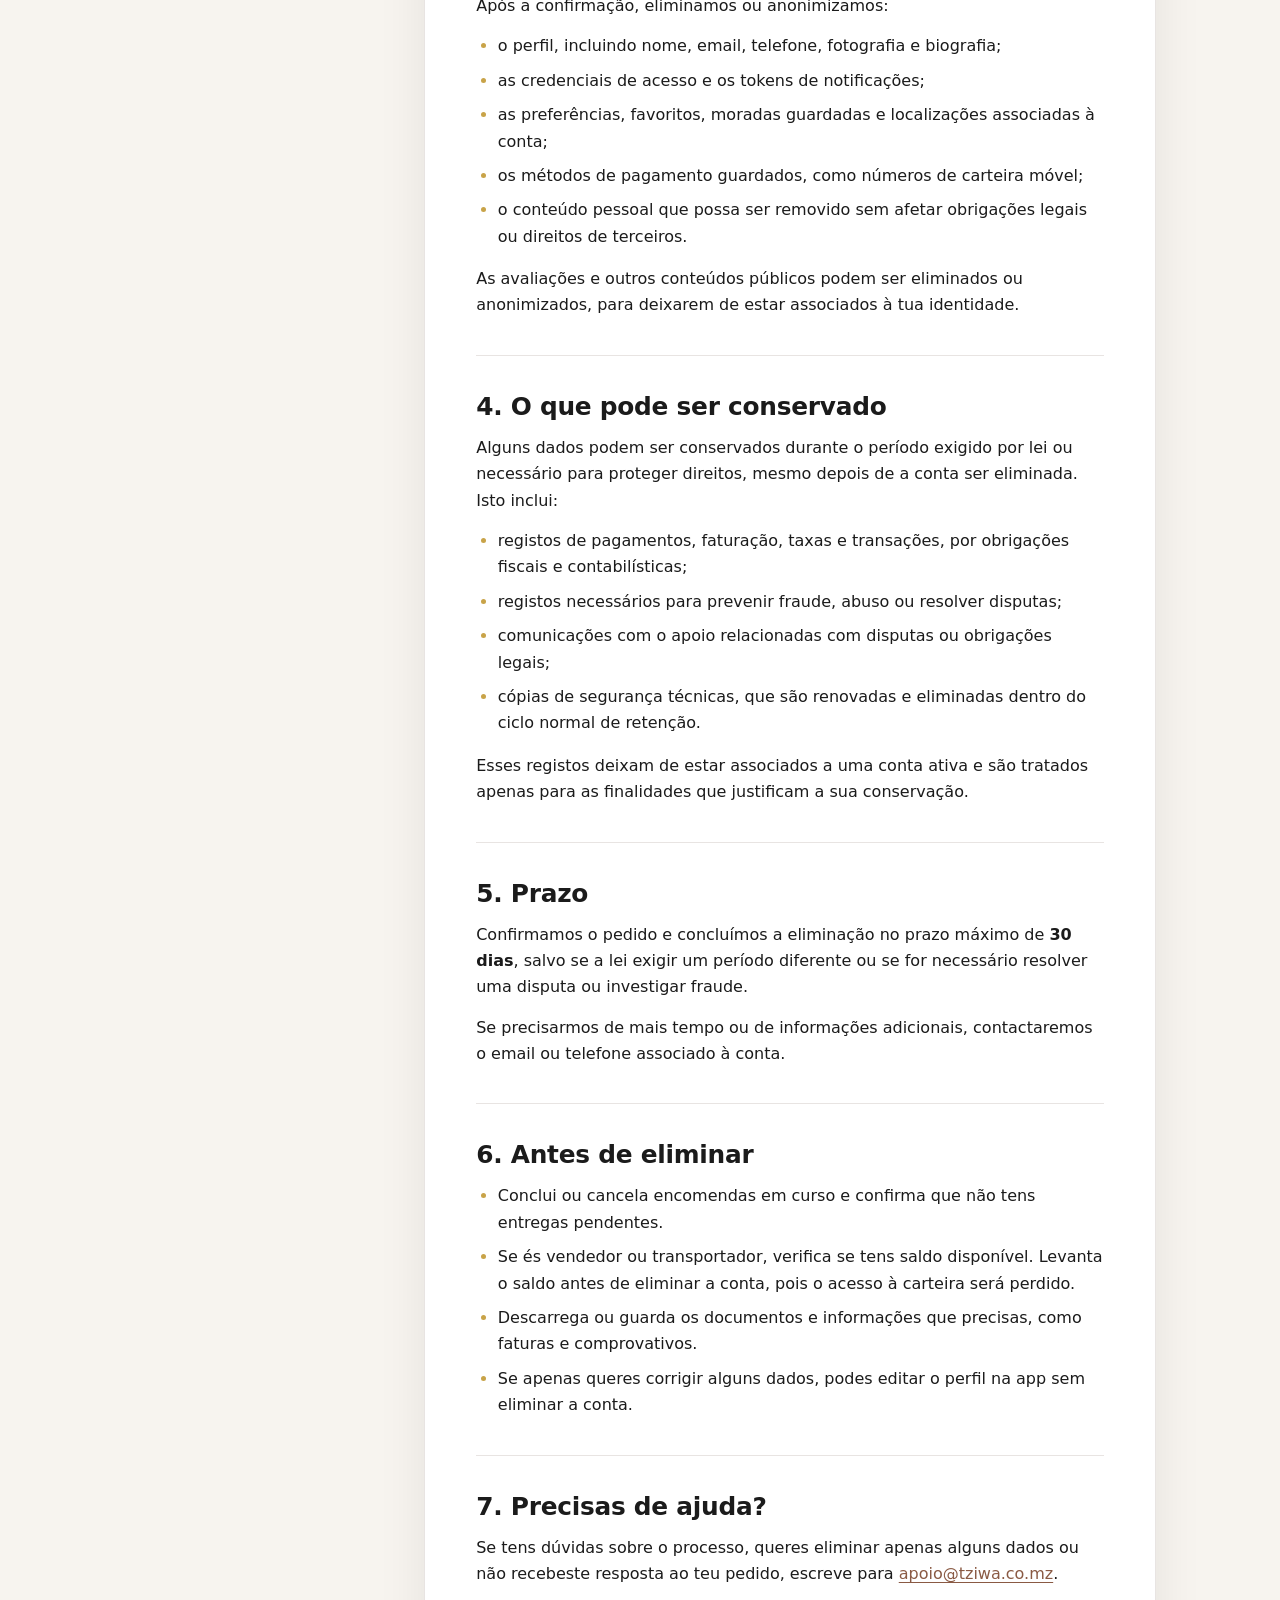
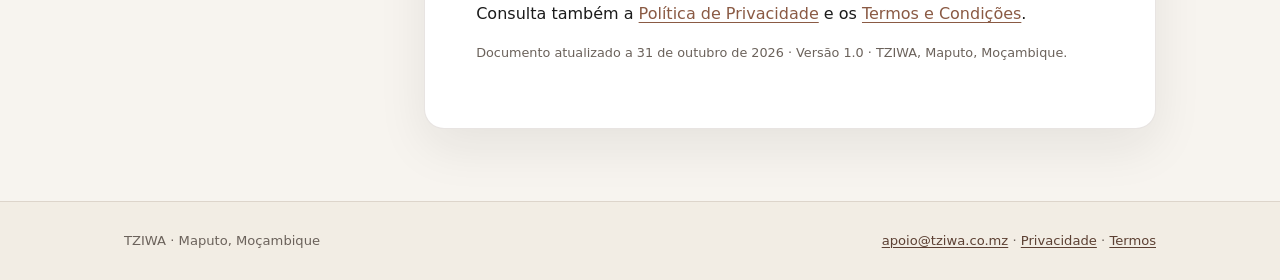
<file: eliminar-conta.html>
<!DOCTYPE html>
<html lang="pt-MZ">
  <head>
    <meta charset="utf-8">
    <meta name="viewport" content="width=device-width, initial-scale=1">
    <meta name="color-scheme" content="light">
    <meta name="referrer" content="no-referrer">
    <meta
      name="description"
      content="Como eliminar a tua conta TZIWA nas apps TZIWA, TZIWA Vender e TZIWA Transportador, ou por email.">
    <meta name="robots" content="index, follow">
    <title>Eliminar a tua conta | TZIWA</title>
    <link rel="stylesheet" href="styles.css">
  </head>
  <body>
    <a class="skip-link" href="#conteudo">Saltar para o conteúdo</a>

    <header class="site-header">
      <div class="header-inner">
        <a class="brand" href="./" aria-label="TZIWA — página inicial">TZIWA</a>
        <nav class="legal-nav" aria-label="Documentos legais">
          <a href="./">Privacidade</a>
          <a href="termos.html">Termos</a>
          <a href="eliminar-conta.html" aria-current="page">Eliminar conta</a>
        </nav>
      </div>
    </header>

    <div class="hero">
      <div class="hero-inner">
        <p class="eyebrow">Conta e dados</p>
        <h1>Eliminar a tua conta TZIWA</h1>
        <p class="lead">
          Podes eliminar a tua conta e os dados associados diretamente na app ou
          por email. A eliminação é permanente e não pode ser revertida.
        </p>
        <p class="meta">
          Aplica-se às apps TZIWA (cliente), TZIWA Vender e TZIWA Transportador ·
          Última atualização: 31 de outubro de 2026.
        </p>
      </div>
    </div>

    <div class="layout">
      <aside class="toc no-print" aria-label="Índice">
        <h2>Nesta página</h2>
        <ol>
          <li><a href="#na-app">1. Eliminar na app</a></li>
          <li><a href="#por-email">2. Eliminar por email</a></li>
          <li><a href="#o-que-e-eliminado">3. O que é eliminado</a></li>
          <li><a href="#o-que-e-conservado">4. O que pode ser conservado</a></li>
          <li><a href="#prazo">5. Prazo</a></li>
          <li><a href="#antes">6. Antes de eliminar</a></li>
          <li><a href="#ajuda">7. Precisas de ajuda?</a></li>
        </ol>
      </aside>

      <main id="conteudo" class="content">
        <article class="policy-card">
          <div class="callout warn">
            <p>
              A eliminação da conta é <strong>permanente</strong>. Perdes o
              acesso ao histórico, favoritos, moradas guardadas, métodos de
              pagamento guardados e funcionalidades que exigem conta. Alguns
              registos podem ser conservados nos termos da lei, como explicamos
              abaixo.
            </p>
          </div>

          <section id="na-app">
            <h2>1. Eliminar na app</h2>
            <p>
              O processo é semelhante nas três apps. Antes de começar, inicia
              sessão na conta que queres eliminar.
            </p>
            <ol>
              <li>
                Abre a app <strong>TZIWA</strong>, <strong>TZIWA Vender</strong>
                ou <strong>TZIWA Transportador</strong>.
              </li>
              <li>
                Vai ao teu <strong>Perfil</strong> ou à opção
                <strong>A minha conta</strong>.
              </li>
              <li>
                Desce até encontrares <strong>Eliminar conta</strong> e toca na
                opção.
              </li>
              <li>Confirma a eliminação quando for pedido.</li>
              <li>
                Pode ser solicitado que confirmes a tua identidade ou inicies
                sessão novamente, para proteger a conta.
              </li>
            </ol>
            <p>
              Se não encontrares a opção, atualiza a app para a versão mais
              recente ou usa a eliminação por email.
            </p>
          </section>

          <section id="por-email">
            <h2>2. Eliminar por email</h2>
            <p>
              Se não conseguires aceder à app, envia um pedido para
              <a href="mailto:apoio@tziwa.co.mz?subject=Eliminar%20conta">apoio@tziwa.co.mz</a>
              com o assunto <strong>“Eliminar conta”</strong>.
            </p>
            <p>Inclui no pedido:</p>
            <ul>
              <li>o número de telefone associado à conta;</li>
              <li>o endereço de email associado à conta;</li>
              <li>
                o tipo de conta (cliente, vendedor ou transportador), se souberes;
              </li>
              <li>
                qualquer informação que nos ajude a confirmar que a conta te
                pertence.
              </li>
            </ul>
            <div class="callout">
              <p>
                Nunca envies a tua palavra-passe, PIN, código de confirmação ou
                dados completos de cartão. A TZIWA nunca te pede esses dados por
                email.
              </p>
            </div>
          </section>

          <section id="o-que-e-eliminado">
            <h2>3. O que é eliminado</h2>
            <p>Após a confirmação, eliminamos ou anonimizamos:</p>
            <ul>
              <li>
                o perfil, incluindo nome, email, telefone, fotografia e biografia;
              </li>
              <li>as credenciais de acesso e os tokens de notificações;</li>
              <li>
                as preferências, favoritos, moradas guardadas e localizações
                associadas à conta;
              </li>
              <li>
                os métodos de pagamento guardados, como números de carteira
                móvel;
              </li>
              <li>
                o conteúdo pessoal que possa ser removido sem afetar obrigações
                legais ou direitos de terceiros.
              </li>
            </ul>
            <p>
              As avaliações e outros conteúdos públicos podem ser eliminados ou
              anonimizados, para deixarem de estar associados à tua identidade.
            </p>
          </section>

          <section id="o-que-e-conservado">
            <h2>4. O que pode ser conservado</h2>
            <p>
              Alguns dados podem ser conservados durante o período exigido por
              lei ou necessário para proteger direitos, mesmo depois de a conta
              ser eliminada. Isto inclui:
            </p>
            <ul>
              <li>
                registos de pagamentos, faturação, taxas e transações, por
                obrigações fiscais e contabilísticas;
              </li>
              <li>
                registos necessários para prevenir fraude, abuso ou resolver
                disputas;
              </li>
              <li>
                comunicações com o apoio relacionadas com disputas ou obrigações
                legais;
              </li>
              <li>
                cópias de segurança técnicas, que são renovadas e eliminadas
                dentro do ciclo normal de retenção.
              </li>
            </ul>
            <p>
              Esses registos deixam de estar associados a uma conta ativa e são
              tratados apenas para as finalidades que justificam a sua
              conservação.
            </p>
          </section>

          <section id="prazo">
            <h2>5. Prazo</h2>
            <p>
              Confirmamos o pedido e concluímos a eliminação no prazo máximo de
              <strong>30 dias</strong>, salvo se a lei exigir um período
              diferente ou se for necessário resolver uma disputa ou investigar
              fraude.
            </p>
            <p>
              Se precisarmos de mais tempo ou de informações adicionais,
              contactaremos o email ou telefone associado à conta.
            </p>
          </section>

          <section id="antes">
            <h2>6. Antes de eliminar</h2>
            <ul>
              <li>
                Conclui ou cancela encomendas em curso e confirma que não tens
                entregas pendentes.
              </li>
              <li>
                Se és vendedor ou transportador, verifica se tens saldo
                disponível. Levanta o saldo antes de eliminar a conta, pois o
                acesso à carteira será perdido.
              </li>
              <li>
                Descarrega ou guarda os documentos e informações que precisas,
                como faturas e comprovativos.
              </li>
              <li>
                Se apenas queres corrigir alguns dados, podes editar o perfil na
                app sem eliminar a conta.
              </li>
            </ul>
          </section>

          <section id="ajuda">
            <h2>7. Precisas de ajuda?</h2>
            <p>
              Se tens dúvidas sobre o processo, queres eliminar apenas alguns
              dados ou não recebeste resposta ao teu pedido, escreve para
              <a href="mailto:apoio@tziwa.co.mz?subject=Eliminar%20conta">apoio@tziwa.co.mz</a>.
            </p>
            <p>
              Consulta também a
              <a href="./">Política de Privacidade</a> e os
              <a href="termos.html">Termos e Condições</a>.
            </p>
          </section>

          <p class="updated">
            Documento atualizado a 31 de outubro de 2026 · Versão 1.0 · TZIWA,
            Maputo, Moçambique.
          </p>
        </article>
      </main>
    </div>

    <footer class="footer">
      <div class="footer-inner">
        <span>TZIWA · Maputo, Moçambique</span>
        <span>
          <a href="mailto:apoio@tziwa.co.mz">apoio@tziwa.co.mz</a> ·
          <a href="./">Privacidade</a> ·
          <a href="termos.html">Termos</a>
        </span>
      </div>
    </footer>
  </body>
</html>
</file>
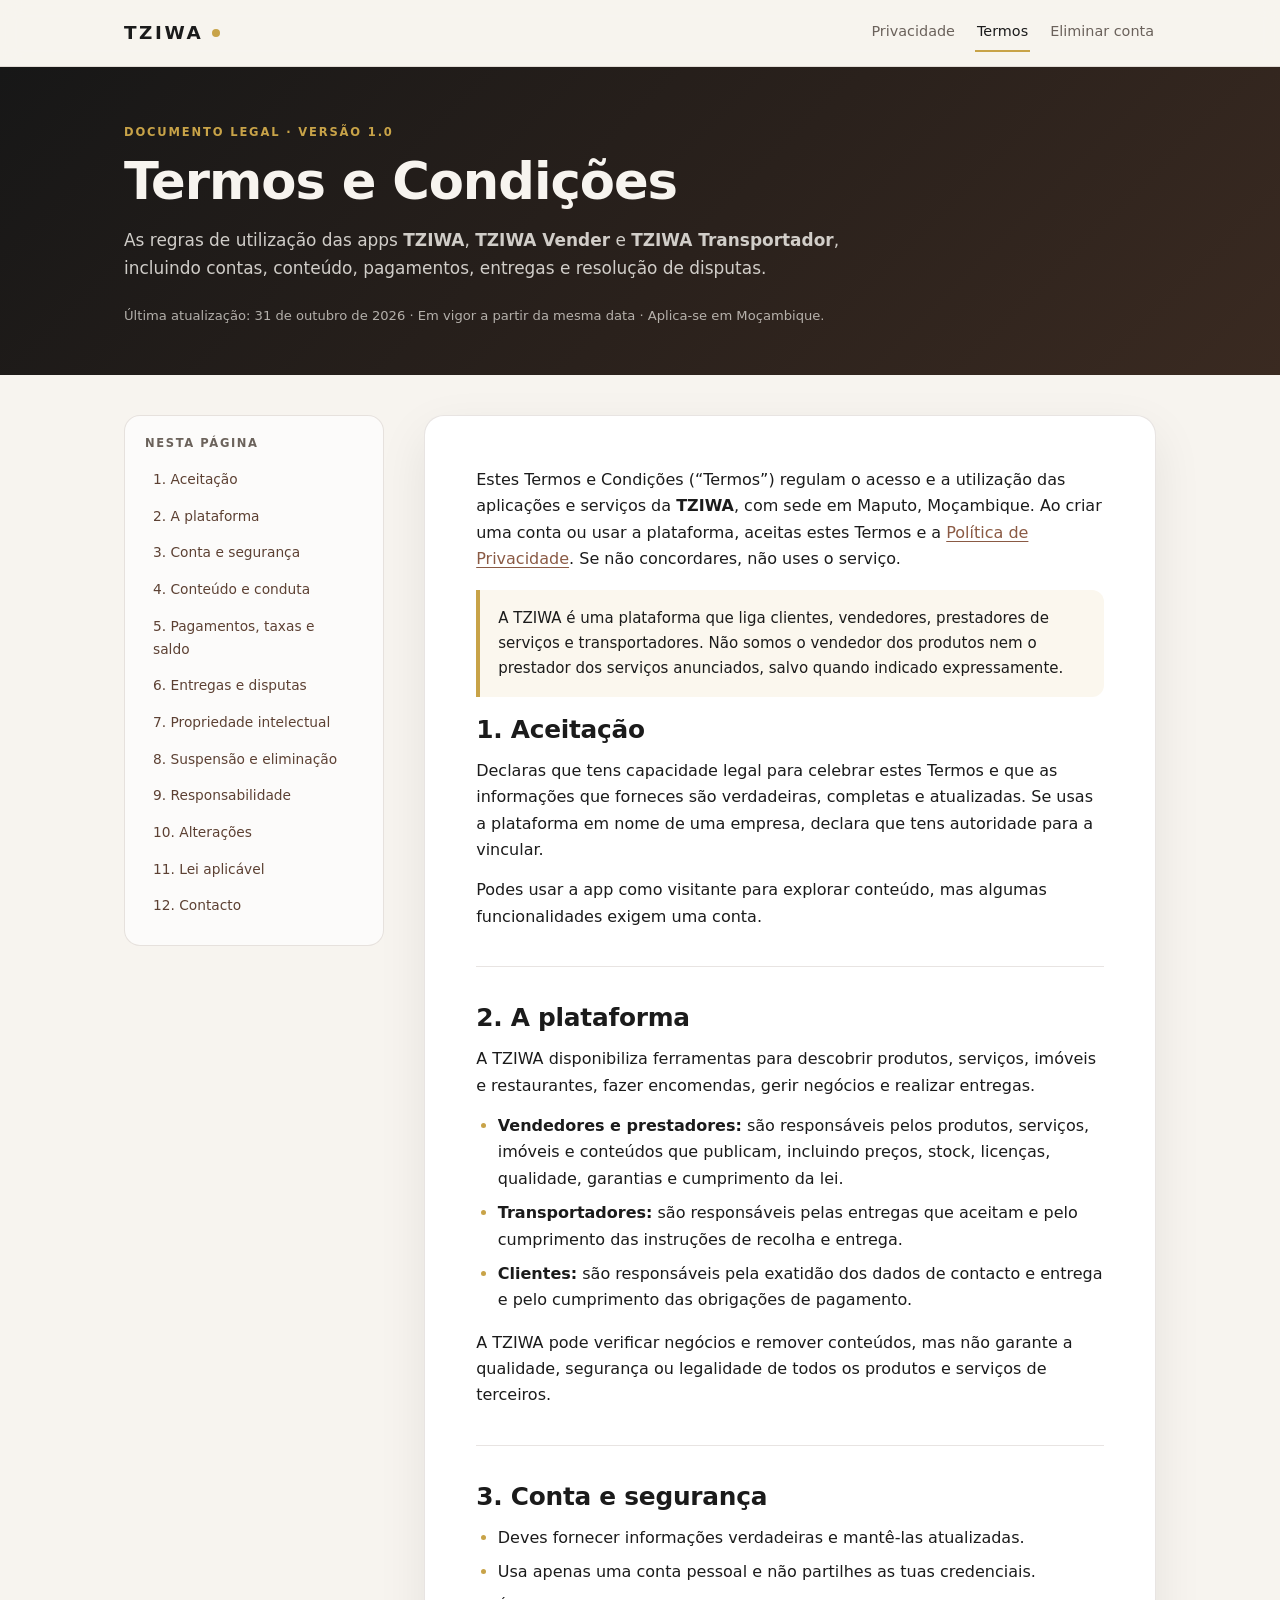
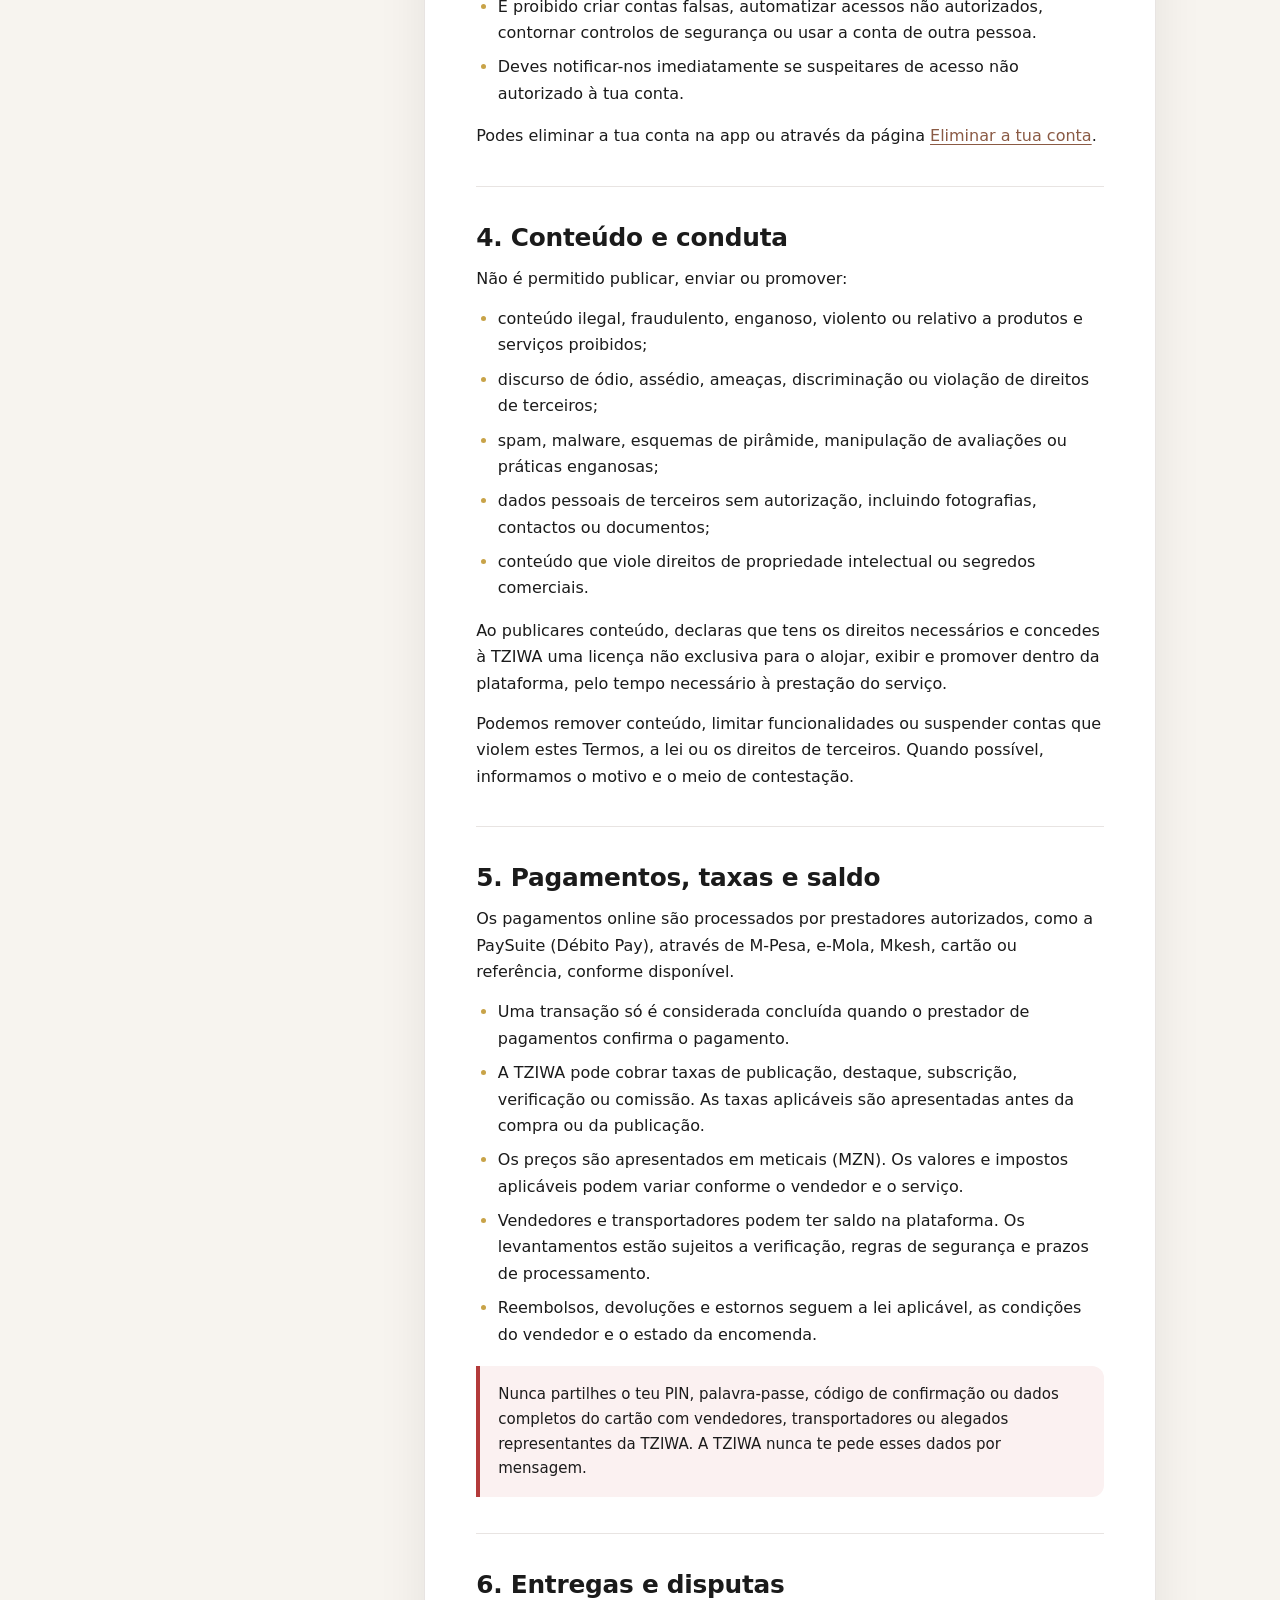
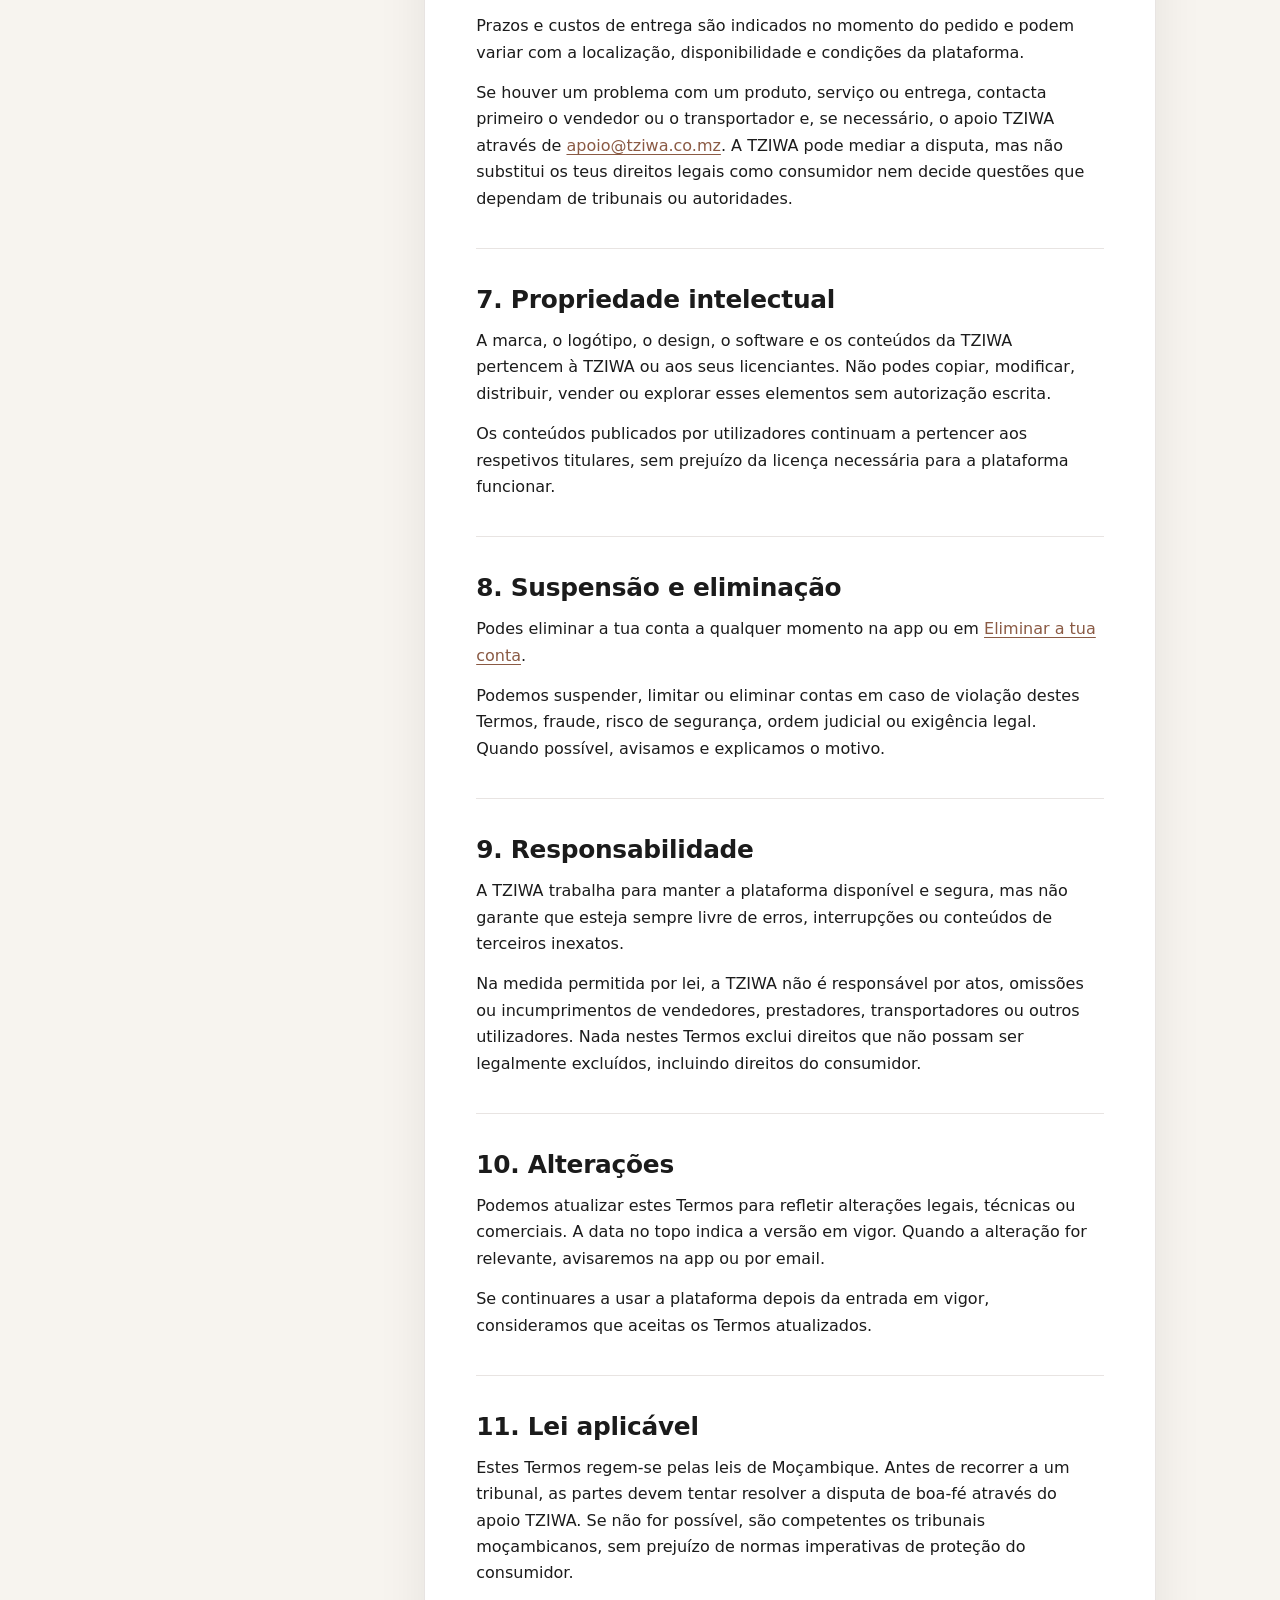
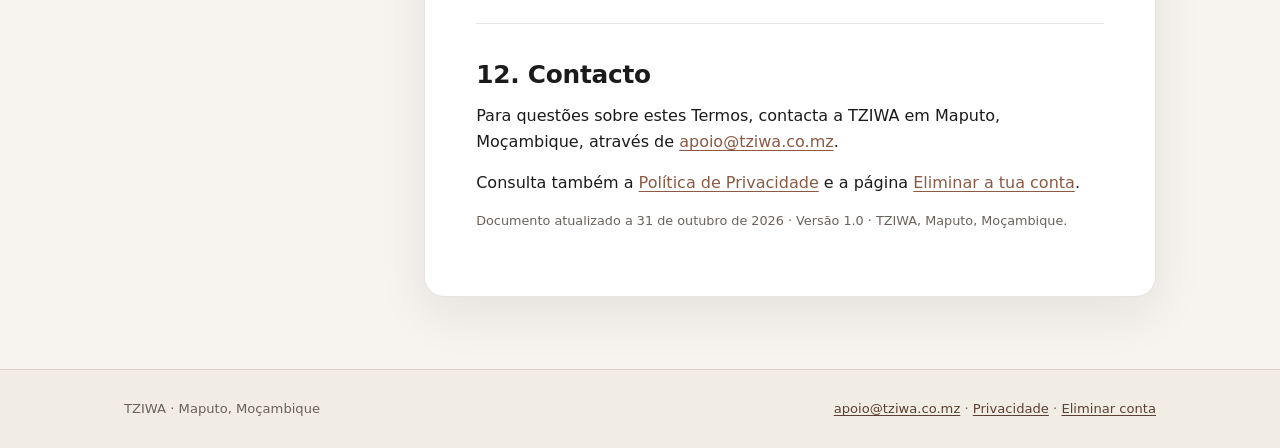
<file: termos.html>
<!DOCTYPE html>
<html lang="pt-MZ">
  <head>
    <meta charset="utf-8">
    <meta name="viewport" content="width=device-width, initial-scale=1">
    <meta name="color-scheme" content="light">
    <meta name="referrer" content="no-referrer">
    <meta
      name="description"
      content="Termos e Condições de utilização das apps e serviços TZIWA.">
    <meta name="robots" content="index, follow">
    <title>Termos e Condições | TZIWA</title>
    <link rel="stylesheet" href="styles.css">
  </head>
  <body>
    <a class="skip-link" href="#conteudo">Saltar para o conteúdo</a>

    <header class="site-header">
      <div class="header-inner">
        <a class="brand" href="./" aria-label="TZIWA — página inicial">TZIWA</a>
        <nav class="legal-nav" aria-label="Documentos legais">
          <a href="./">Privacidade</a>
          <a href="termos.html" aria-current="page">Termos</a>
          <a href="eliminar-conta.html">Eliminar conta</a>
        </nav>
      </div>
    </header>

    <div class="hero">
      <div class="hero-inner">
        <p class="eyebrow">Documento legal · Versão 1.0</p>
        <h1>Termos e Condições</h1>
        <p class="lead">
          As regras de utilização das apps <strong>TZIWA</strong>,
          <strong>TZIWA Vender</strong> e <strong>TZIWA Transportador</strong>,
          incluindo contas, conteúdo, pagamentos, entregas e resolução de
          disputas.
        </p>
        <p class="meta">
          Última atualização: 31 de outubro de 2026 · Em vigor a partir da mesma
          data · Aplica-se em Moçambique.
        </p>
      </div>
    </div>

    <div class="layout">
      <aside class="toc no-print" aria-label="Índice">
        <h2>Nesta página</h2>
        <ol>
          <li><a href="#aceitacao">1. Aceitação</a></li>
          <li><a href="#plataforma">2. A plataforma</a></li>
          <li><a href="#conta">3. Conta e segurança</a></li>
          <li><a href="#conteudo-utilizador">4. Conteúdo e conduta</a></li>
          <li><a href="#pagamentos">5. Pagamentos, taxas e saldo</a></li>
          <li><a href="#entregas">6. Entregas e disputas</a></li>
          <li><a href="#propriedade">7. Propriedade intelectual</a></li>
          <li><a href="#suspensao">8. Suspensão e eliminação</a></li>
          <li><a href="#responsabilidade">9. Responsabilidade</a></li>
          <li><a href="#alteracoes">10. Alterações</a></li>
          <li><a href="#lei">11. Lei aplicável</a></li>
          <li><a href="#contacto">12. Contacto</a></li>
        </ol>
      </aside>

      <main id="conteudo" class="content">
        <article class="policy-card">
          <p>
            Estes Termos e Condições (“Termos”) regulam o acesso e a utilização
            das aplicações e serviços da <strong>TZIWA</strong>, com sede em
            Maputo, Moçambique. Ao criar uma conta ou usar a plataforma, aceitas
            estes Termos e a
            <a href="./">Política de Privacidade</a>. Se não concordares, não
            uses o serviço.
          </p>

          <div class="callout">
            <p>
              A TZIWA é uma plataforma que liga clientes, vendedores,
              prestadores de serviços e transportadores. Não somos o vendedor
              dos produtos nem o prestador dos serviços anunciados, salvo quando
              indicado expressamente.
            </p>
          </div>

          <section id="aceitacao">
            <h2>1. Aceitação</h2>
            <p>
              Declaras que tens capacidade legal para celebrar estes Termos e
              que as informações que forneces são verdadeiras, completas e
              atualizadas. Se usas a plataforma em nome de uma empresa, declara
              que tens autoridade para a vincular.
            </p>
            <p>
              Podes usar a app como visitante para explorar conteúdo, mas
              algumas funcionalidades exigem uma conta.
            </p>
          </section>

          <section id="plataforma">
            <h2>2. A plataforma</h2>
            <p>
              A TZIWA disponibiliza ferramentas para descobrir produtos,
              serviços, imóveis e restaurantes, fazer encomendas, gerir negócios
              e realizar entregas.
            </p>
            <ul>
              <li>
                <strong>Vendedores e prestadores:</strong> são responsáveis
                pelos produtos, serviços, imóveis e conteúdos que publicam,
                incluindo preços, stock, licenças, qualidade, garantias e
                cumprimento da lei.
              </li>
              <li>
                <strong>Transportadores:</strong> são responsáveis pelas
                entregas que aceitam e pelo cumprimento das instruções de
                recolha e entrega.
              </li>
              <li>
                <strong>Clientes:</strong> são responsáveis pela exatidão dos
                dados de contacto e entrega e pelo cumprimento das obrigações de
                pagamento.
              </li>
            </ul>
            <p>
              A TZIWA pode verificar negócios e remover conteúdos, mas não
              garante a qualidade, segurança ou legalidade de todos os produtos e
              serviços de terceiros.
            </p>
          </section>

          <section id="conta">
            <h2>3. Conta e segurança</h2>
            <ul>
              <li>
                Deves fornecer informações verdadeiras e mantê-las atualizadas.
              </li>
              <li>
                Usa apenas uma conta pessoal e não partilhes as tuas credenciais.
              </li>
              <li>
                É proibido criar contas falsas, automatizar acessos não
                autorizados, contornar controlos de segurança ou usar a conta de
                outra pessoa.
              </li>
              <li>
                Deves notificar-nos imediatamente se suspeitares de acesso não
                autorizado à tua conta.
              </li>
            </ul>
            <p>
              Podes eliminar a tua conta na app ou através da página
              <a href="eliminar-conta.html">Eliminar a tua conta</a>.
            </p>
          </section>

          <section id="conteudo-utilizador">
            <h2>4. Conteúdo e conduta</h2>
            <p>Não é permitido publicar, enviar ou promover:</p>
            <ul>
              <li>
                conteúdo ilegal, fraudulento, enganoso, violento ou relativo a
                produtos e serviços proibidos;
              </li>
              <li>
                discurso de ódio, assédio, ameaças, discriminação ou violação de
                direitos de terceiros;
              </li>
              <li>
                spam, malware, esquemas de pirâmide, manipulação de avaliações ou
                práticas enganosas;
              </li>
              <li>
                dados pessoais de terceiros sem autorização, incluindo
                fotografias, contactos ou documentos;
              </li>
              <li>
                conteúdo que viole direitos de propriedade intelectual ou
                segredos comerciais.
              </li>
            </ul>
            <p>
              Ao publicares conteúdo, declaras que tens os direitos necessários e
              concedes à TZIWA uma licença não exclusiva para o alojar, exibir e
              promover dentro da plataforma, pelo tempo necessário à prestação do
              serviço.
            </p>
            <p>
              Podemos remover conteúdo, limitar funcionalidades ou suspender
              contas que violem estes Termos, a lei ou os direitos de terceiros.
              Quando possível, informamos o motivo e o meio de contestação.
            </p>
          </section>

          <section id="pagamentos">
            <h2>5. Pagamentos, taxas e saldo</h2>
            <p>
              Os pagamentos online são processados por prestadores autorizados,
              como a PaySuite (Débito Pay), através de M-Pesa, e-Mola, Mkesh,
              cartão ou referência, conforme disponível.
            </p>
            <ul>
              <li>
                Uma transação só é considerada concluída quando o prestador de
                pagamentos confirma o pagamento.
              </li>
              <li>
                A TZIWA pode cobrar taxas de publicação, destaque, subscrição,
                verificação ou comissão. As taxas aplicáveis são apresentadas
                antes da compra ou da publicação.
              </li>
              <li>
                Os preços são apresentados em meticais (MZN). Os valores e
                impostos aplicáveis podem variar conforme o vendedor e o
                serviço.
              </li>
              <li>
                Vendedores e transportadores podem ter saldo na plataforma. Os
                levantamentos estão sujeitos a verificação, regras de segurança e
                prazos de processamento.
              </li>
              <li>
                Reembolsos, devoluções e estornos seguem a lei aplicável, as
                condições do vendedor e o estado da encomenda.
              </li>
            </ul>
            <div class="callout warn">
              <p>
                Nunca partilhes o teu PIN, palavra-passe, código de confirmação
                ou dados completos do cartão com vendedores, transportadores ou
                alegados representantes da TZIWA. A TZIWA nunca te pede esses
                dados por mensagem.
              </p>
            </div>
          </section>

          <section id="entregas">
            <h2>6. Entregas e disputas</h2>
            <p>
              Prazos e custos de entrega são indicados no momento do pedido e
              podem variar com a localização, disponibilidade e condições da
              plataforma.
            </p>
            <p>
              Se houver um problema com um produto, serviço ou entrega, contacta
              primeiro o vendedor ou o transportador e, se necessário, o apoio
              TZIWA através de
              <a href="mailto:apoio@tziwa.co.mz">apoio@tziwa.co.mz</a>. A TZIWA
              pode mediar a disputa, mas não substitui os teus direitos legais
              como consumidor nem decide questões que dependam de tribunais ou
              autoridades.
            </p>
          </section>

          <section id="propriedade">
            <h2>7. Propriedade intelectual</h2>
            <p>
              A marca, o logótipo, o design, o software e os conteúdos da TZIWA
              pertencem à TZIWA ou aos seus licenciantes. Não podes copiar,
              modificar, distribuir, vender ou explorar esses elementos sem
              autorização escrita.
            </p>
            <p>
              Os conteúdos publicados por utilizadores continuam a pertencer aos
              respetivos titulares, sem prejuízo da licença necessária para a
              plataforma funcionar.
            </p>
          </section>

          <section id="suspensao">
            <h2>8. Suspensão e eliminação</h2>
            <p>
              Podes eliminar a tua conta a qualquer momento na app ou em
              <a href="eliminar-conta.html">Eliminar a tua conta</a>.
            </p>
            <p>
              Podemos suspender, limitar ou eliminar contas em caso de violação
              destes Termos, fraude, risco de segurança, ordem judicial ou
              exigência legal. Quando possível, avisamos e explicamos o motivo.
            </p>
          </section>

          <section id="responsabilidade">
            <h2>9. Responsabilidade</h2>
            <p>
              A TZIWA trabalha para manter a plataforma disponível e segura, mas
              não garante que esteja sempre livre de erros, interrupções ou
              conteúdos de terceiros inexatos.
            </p>
            <p>
              Na medida permitida por lei, a TZIWA não é responsável por atos,
              omissões ou incumprimentos de vendedores, prestadores,
              transportadores ou outros utilizadores. Nada nestes Termos exclui
              direitos que não possam ser legalmente excluídos, incluindo
              direitos do consumidor.
            </p>
          </section>

          <section id="alteracoes">
            <h2>10. Alterações</h2>
            <p>
              Podemos atualizar estes Termos para refletir alterações legais,
              técnicas ou comerciais. A data no topo indica a versão em vigor.
              Quando a alteração for relevante, avisaremos na app ou por email.
            </p>
            <p>
              Se continuares a usar a plataforma depois da entrada em vigor,
              consideramos que aceitas os Termos atualizados.
            </p>
          </section>

          <section id="lei">
            <h2>11. Lei aplicável</h2>
            <p>
              Estes Termos regem-se pelas leis de Moçambique. Antes de recorrer a
              um tribunal, as partes devem tentar resolver a disputa de boa-fé
              através do apoio TZIWA. Se não for possível, são competentes os
              tribunais moçambicanos, sem prejuízo de normas imperativas de
              proteção do consumidor.
            </p>
          </section>

          <section id="contacto">
            <h2>12. Contacto</h2>
            <p>
              Para questões sobre estes Termos, contacta a TZIWA em Maputo,
              Moçambique, através de
              <a href="mailto:apoio@tziwa.co.mz?subject=Termos">apoio@tziwa.co.mz</a>.
            </p>
            <p>
              Consulta também a
              <a href="./">Política de Privacidade</a> e a página
              <a href="eliminar-conta.html">Eliminar a tua conta</a>.
            </p>
          </section>

          <p class="updated">
            Documento atualizado a 31 de outubro de 2026 · Versão 1.0 · TZIWA,
            Maputo, Moçambique.
          </p>
        </article>
      </main>
    </div>

    <footer class="footer">
      <div class="footer-inner">
        <span>TZIWA · Maputo, Moçambique</span>
        <span>
          <a href="mailto:apoio@tziwa.co.mz">apoio@tziwa.co.mz</a> ·
          <a href="./">Privacidade</a> ·
          <a href="eliminar-conta.html">Eliminar conta</a>
        </span>
      </div>
    </footer>
  </body>
</html>
</file>
<file: styles.css>
:root {
  --ebony: #1b1b1b;
  --ebony-soft: #2a2a2a;
  --ivory: #f7f4ef;
  --sand: #e8ddc8;
  --earth: #5c4033;
  --earth-light: #8a5a44;
  --gold: #c8a348;
  --green: #3e8e5a;
  --red: #b33a3a;
  --white: #ffffff;
  --muted: #6b625b;
  --line: rgba(92, 64, 51, 0.14);
  --radius: 16px;
  --shadow: 0 18px 50px rgba(27, 27, 27, 0.08);
}

* {
  box-sizing: border-box;
}

html {
  scroll-behavior: smooth;
}

body {
  margin: 0;
  background: var(--ivory);
  color: var(--ebony);
  font-family: Inter, system-ui, -apple-system, "Segoe UI", Roboto, Helvetica, Arial, sans-serif;
  line-height: 1.65;
  -webkit-font-smoothing: antialiased;
  text-rendering: optimizeLegibility;
}

a {
  color: var(--earth-light);
  text-underline-offset: 0.18em;
}

a:hover {
  color: var(--ebony);
}

:focus-visible {
  outline: 3px solid var(--gold);
  outline-offset: 3px;
}

.skip-link {
  position: absolute;
  left: -9999px;
  top: 12px;
  z-index: 100;
  background: var(--ebony);
  color: var(--ivory);
  padding: 10px 16px;
  border-radius: 8px;
}

.skip-link:focus {
  left: 16px;
}

.site-header {
  position: sticky;
  top: 0;
  z-index: 20;
  border-bottom: 1px solid var(--line);
  background: rgba(247, 244, 239, 0.94);
  backdrop-filter: blur(10px);
}

.header-inner {
  max-width: 1080px;
  margin: 0 auto;
  padding: 14px 24px;
  display: flex;
  align-items: center;
  justify-content: space-between;
  gap: 16px 28px;
  flex-wrap: wrap;
}

.brand {
  display: inline-flex;
  align-items: center;
  gap: 9px;
  color: var(--ebony);
  text-decoration: none;
  font-size: 1.15rem;
  font-weight: 800;
  letter-spacing: 0.14em;
}

.brand::after {
  content: "";
  display: inline-block;
  width: 8px;
  height: 8px;
  border-radius: 50%;
  background: var(--gold);
}

.legal-nav {
  display: flex;
  flex-wrap: wrap;
  gap: 18px;
  font-size: 0.9rem;
}

.legal-nav a {
  display: inline-block;
  padding: 6px 2px;
  border-bottom: 2px solid transparent;
  color: var(--muted);
  text-decoration: none;
}

.legal-nav a:hover,
.legal-nav a[aria-current="page"] {
  color: var(--ebony);
  border-color: var(--gold);
}

.hero {
  background: linear-gradient(135deg, #171717 0%, #2a211c 55%, #3a2a21 100%);
  color: var(--ivory);
}

.hero-inner {
  max-width: 1080px;
  margin: 0 auto;
  padding: 56px 24px 48px;
}

.eyebrow {
  margin: 0 0 12px;
  color: var(--gold);
  font-size: 0.72rem;
  font-weight: 700;
  letter-spacing: 0.16em;
  text-transform: uppercase;
}

h1 {
  margin: 0;
  font-size: clamp(2rem, 4.4vw, 3.2rem);
  line-height: 1.08;
  letter-spacing: -0.02em;
}

.lead {
  max-width: 760px;
  margin: 18px 0 0;
  color: rgba(247, 244, 239, 0.82);
  font-size: 1.06rem;
}

.meta {
  max-width: 760px;
  margin: 22px 0 0;
  color: rgba(247, 244, 239, 0.68);
  font-size: 0.82rem;
}

.layout {
  max-width: 1080px;
  margin: 0 auto;
  padding: 40px 24px 72px;
  display: grid;
  grid-template-columns: 260px minmax(0, 1fr);
  gap: 40px;
  align-items: start;
}

.toc {
  position: sticky;
  top: 88px;
  border: 1px solid var(--line);
  border-radius: var(--radius);
  background: rgba(255, 255, 255, 0.66);
  padding: 20px;
}

.toc h2 {
  margin: 0 0 12px;
  color: var(--muted);
  font-size: 0.72rem;
  font-weight: 700;
  letter-spacing: 0.14em;
  text-transform: uppercase;
}

.toc ol {
  margin: 0;
  padding: 0;
  list-style: none;
  font-size: 0.86rem;
}

.toc li {
  margin: 0 0 2px;
}

.toc a {
  display: block;
  padding: 6px 8px;
  border-radius: 8px;
  color: var(--earth);
  text-decoration: none;
}

.toc a:hover {
  background: var(--sand);
  color: var(--ebony);
}

.content {
  min-width: 0;
}

.policy-card {
  border: 1px solid var(--line);
  border-radius: 20px;
  background: var(--white);
  box-shadow: var(--shadow);
  padding: clamp(24px, 4vw, 52px);
}

.policy-card > p:first-of-type {
  margin-top: 0;
}

section {
  scroll-margin-top: 96px;
}

section + section {
  margin-top: 36px;
  padding-top: 36px;
  border-top: 1px solid var(--line);
}

h2 {
  margin: 0 0 12px;
  font-size: clamp(1.25rem, 2.2vw, 1.55rem);
  line-height: 1.25;
  letter-spacing: -0.01em;
}

h3 {
  margin: 24px 0 8px;
  font-size: 1.02rem;
}

p {
  margin: 0 0 14px;
}

ul,
ol {
  margin: 0 0 16px;
  padding-left: 1.35rem;
}

li {
  margin: 0 0 8px;
}

li::marker {
  color: var(--gold);
}

strong {
  font-weight: 650;
}

.callout {
  margin: 18px 0;
  padding: 16px 18px;
  border-left: 4px solid var(--gold);
  border-radius: 0 12px 12px 0;
  background: #fbf7ee;
  font-size: 0.94rem;
}

.callout.info {
  border-color: var(--green);
  background: #f0f7f2;
}

.callout.warn {
  border-color: var(--red);
  background: #fbf1f1;
}

.callout p:last-child {
  margin-bottom: 0;
}

.table-wrap {
  margin: 18px 0;
  overflow-x: auto;
  border: 1px solid var(--line);
  border-radius: 12px;
}

table {
  width: 100%;
  min-width: 620px;
  border-collapse: collapse;
  font-size: 0.88rem;
}

caption {
  padding: 12px 16px;
  border-bottom: 1px solid var(--line);
  background: #fbfaf7;
  color: var(--muted);
  font-size: 0.8rem;
  text-align: left;
}

th,
td {
  padding: 12px 14px;
  border-bottom: 1px solid var(--line);
  text-align: left;
  vertical-align: top;
}

th {
  background: #f4efe6;
  color: var(--earth);
  font-size: 0.78rem;
  letter-spacing: 0.05em;
  text-transform: uppercase;
}

tbody tr:last-child td {
  border-bottom: 0;
}

tbody tr:nth-child(even) td {
  background: #fcfbf8;
}

.badge {
  display: inline-block;
  padding: 4px 9px;
  border-radius: 999px;
  background: var(--sand);
  color: var(--earth);
  font-size: 0.72rem;
  font-weight: 700;
  letter-spacing: 0.04em;
  text-transform: uppercase;
}

.badge.required {
  background: #e7f3ea;
  color: #25633c;
}

.badge.optional {
  background: #eef2f7;
  color: #3b556e;
}

.footer {
  border-top: 1px solid var(--line);
  background: #f2ede4;
}

.footer-inner {
  max-width: 1080px;
  margin: 0 auto;
  padding: 28px 24px;
  display: flex;
  flex-wrap: wrap;
  align-items: center;
  justify-content: space-between;
  gap: 12px 28px;
  color: var(--muted);
  font-size: 0.82rem;
}

.footer a {
  color: var(--earth);
}

.updated {
  color: var(--muted);
  font-size: 0.8rem;
}

.only-print {
  display: none;
}

@media (prefers-reduced-motion: reduce) {
  html {
    scroll-behavior: auto;
  }
}

@media (max-width: 840px) {
  .layout {
    grid-template-columns: 1fr;
    gap: 24px;
  }

  .toc {
    position: static;
  }

  .toc ol {
    columns: 2;
    column-gap: 18px;
  }
}

@media (max-width: 560px) {
  .header-inner {
    padding: 12px 16px;
  }

  .hero-inner {
    padding: 40px 16px 36px;
  }

  .layout {
    padding: 28px 16px 56px;
  }

  .policy-card {
    padding: 22px 18px;
    border-radius: 14px;
  }

  .toc ol {
    columns: 1;
  }

  .footer-inner {
    padding: 24px 16px;
  }
}

@media print {
  .site-header,
  .toc,
  .footer,
  .skip-link,
  .no-print {
    display: none !important;
  }

  body {
    background: #ffffff;
  }

  .hero {
    background: #ffffff;
    color: #000000;
  }

  .hero-inner {
    padding: 0 0 24px;
  }

  .lead,
  .meta,
  .updated {
    color: #333333;
  }

  .layout {
    display: block;
    max-width: none;
    padding: 0;
  }

  .policy-card {
    border: 0;
    box-shadow: none;
    padding: 0;
  }

  a {
    color: #000000;
  }

  section {
    break-inside: avoid;
  }

  .only-print {
    display: block;
  }
}
</file>
